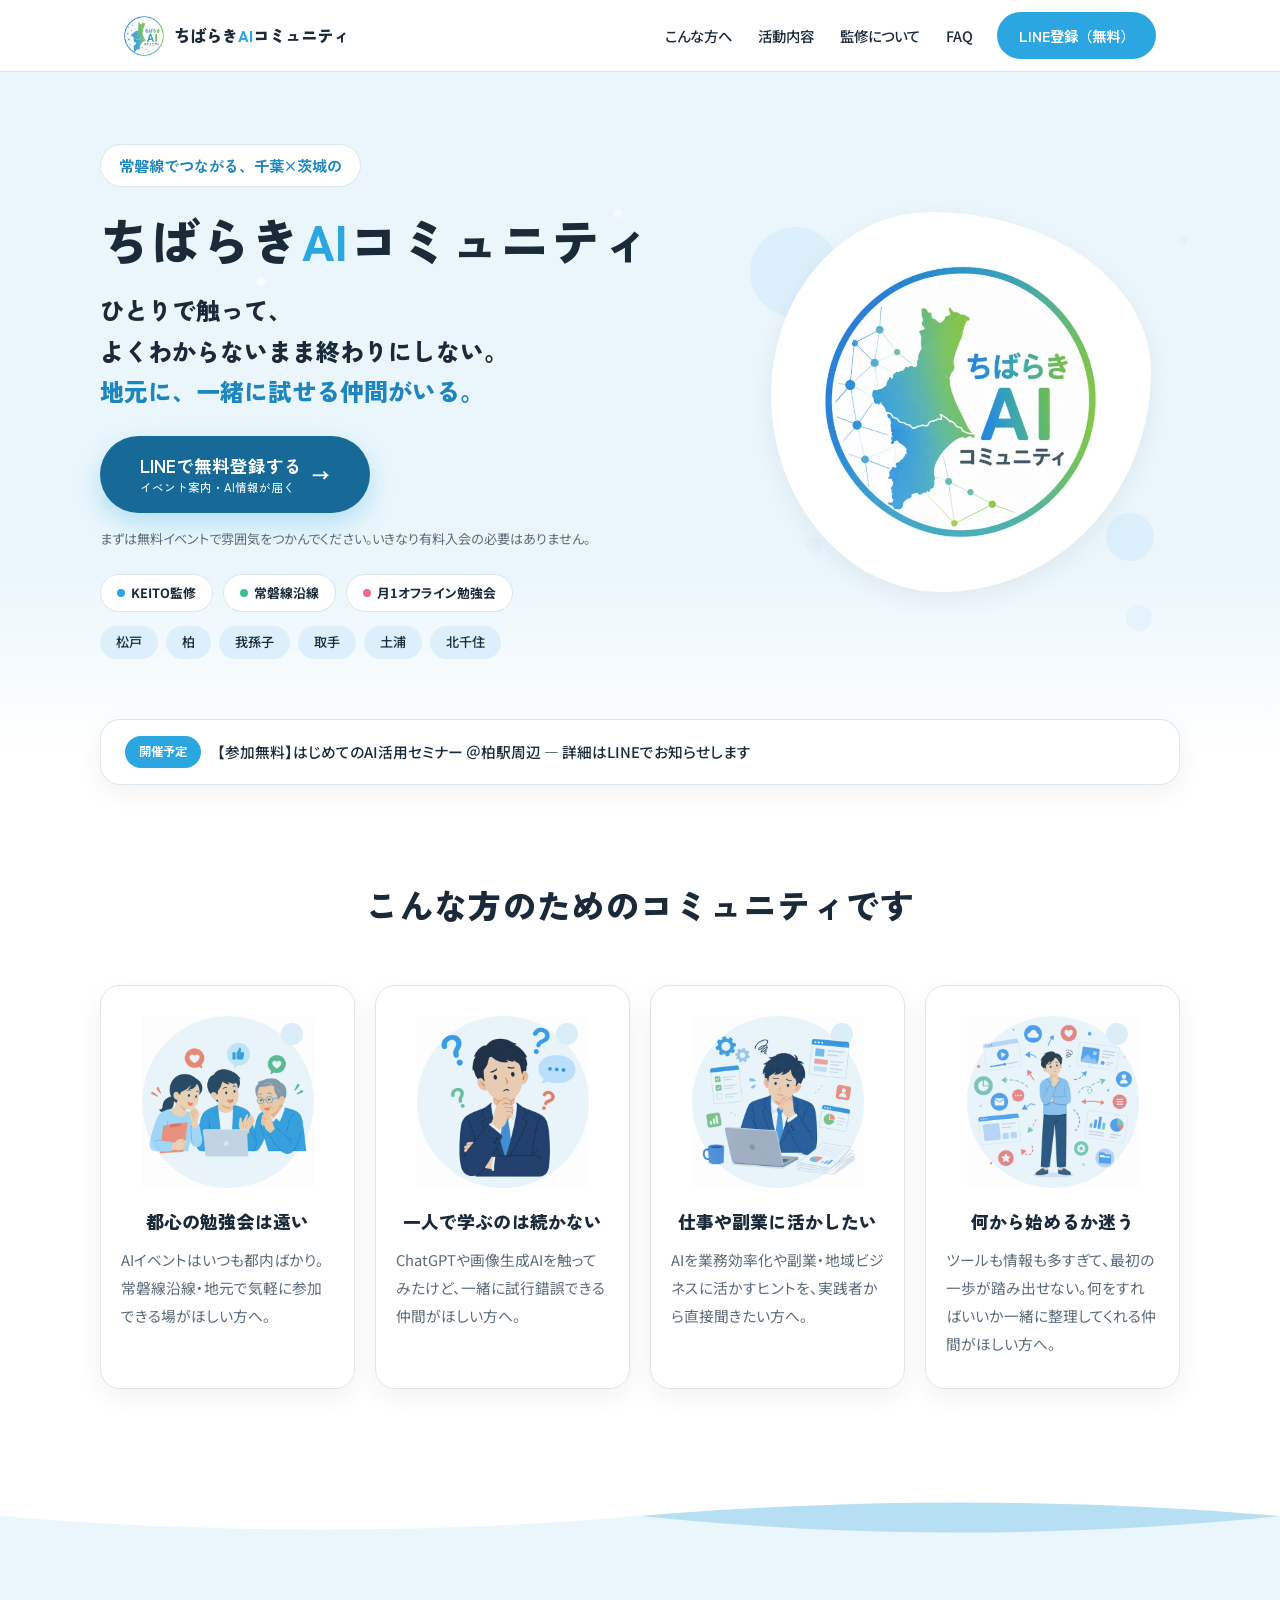
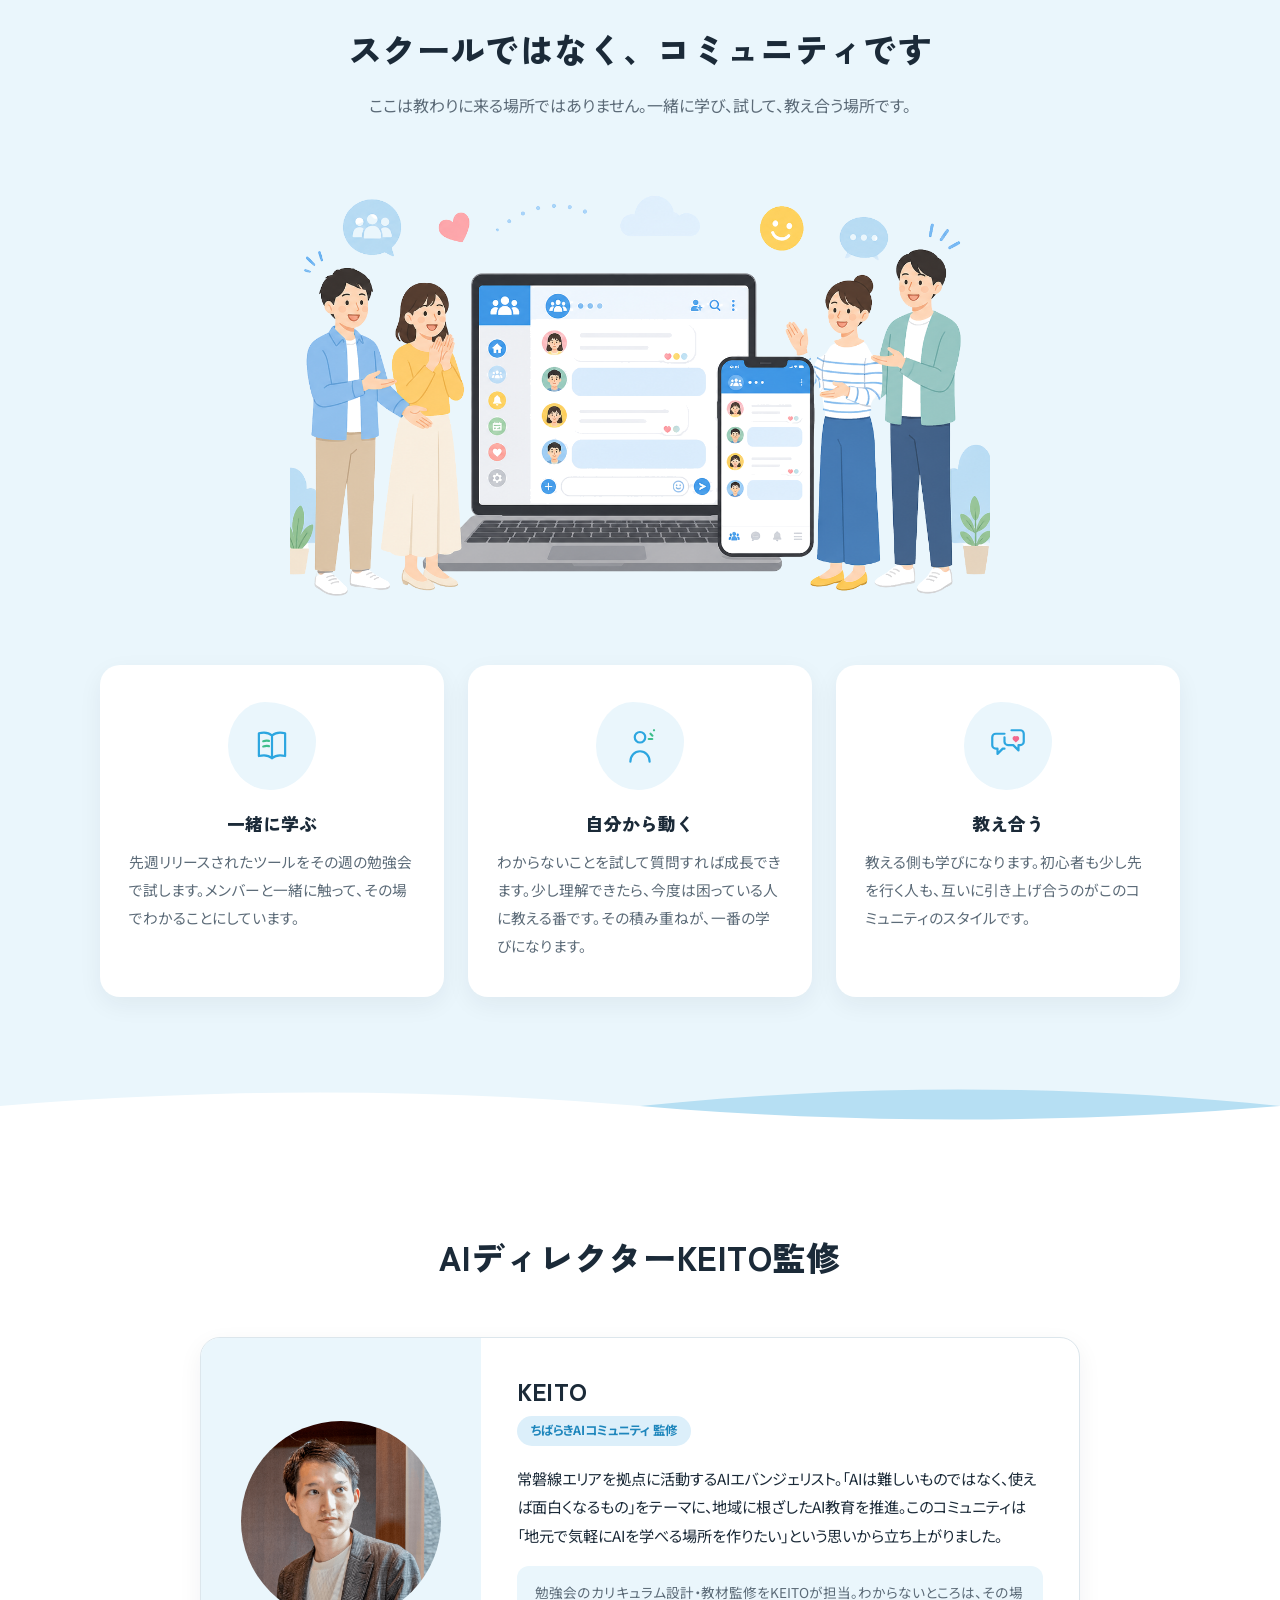
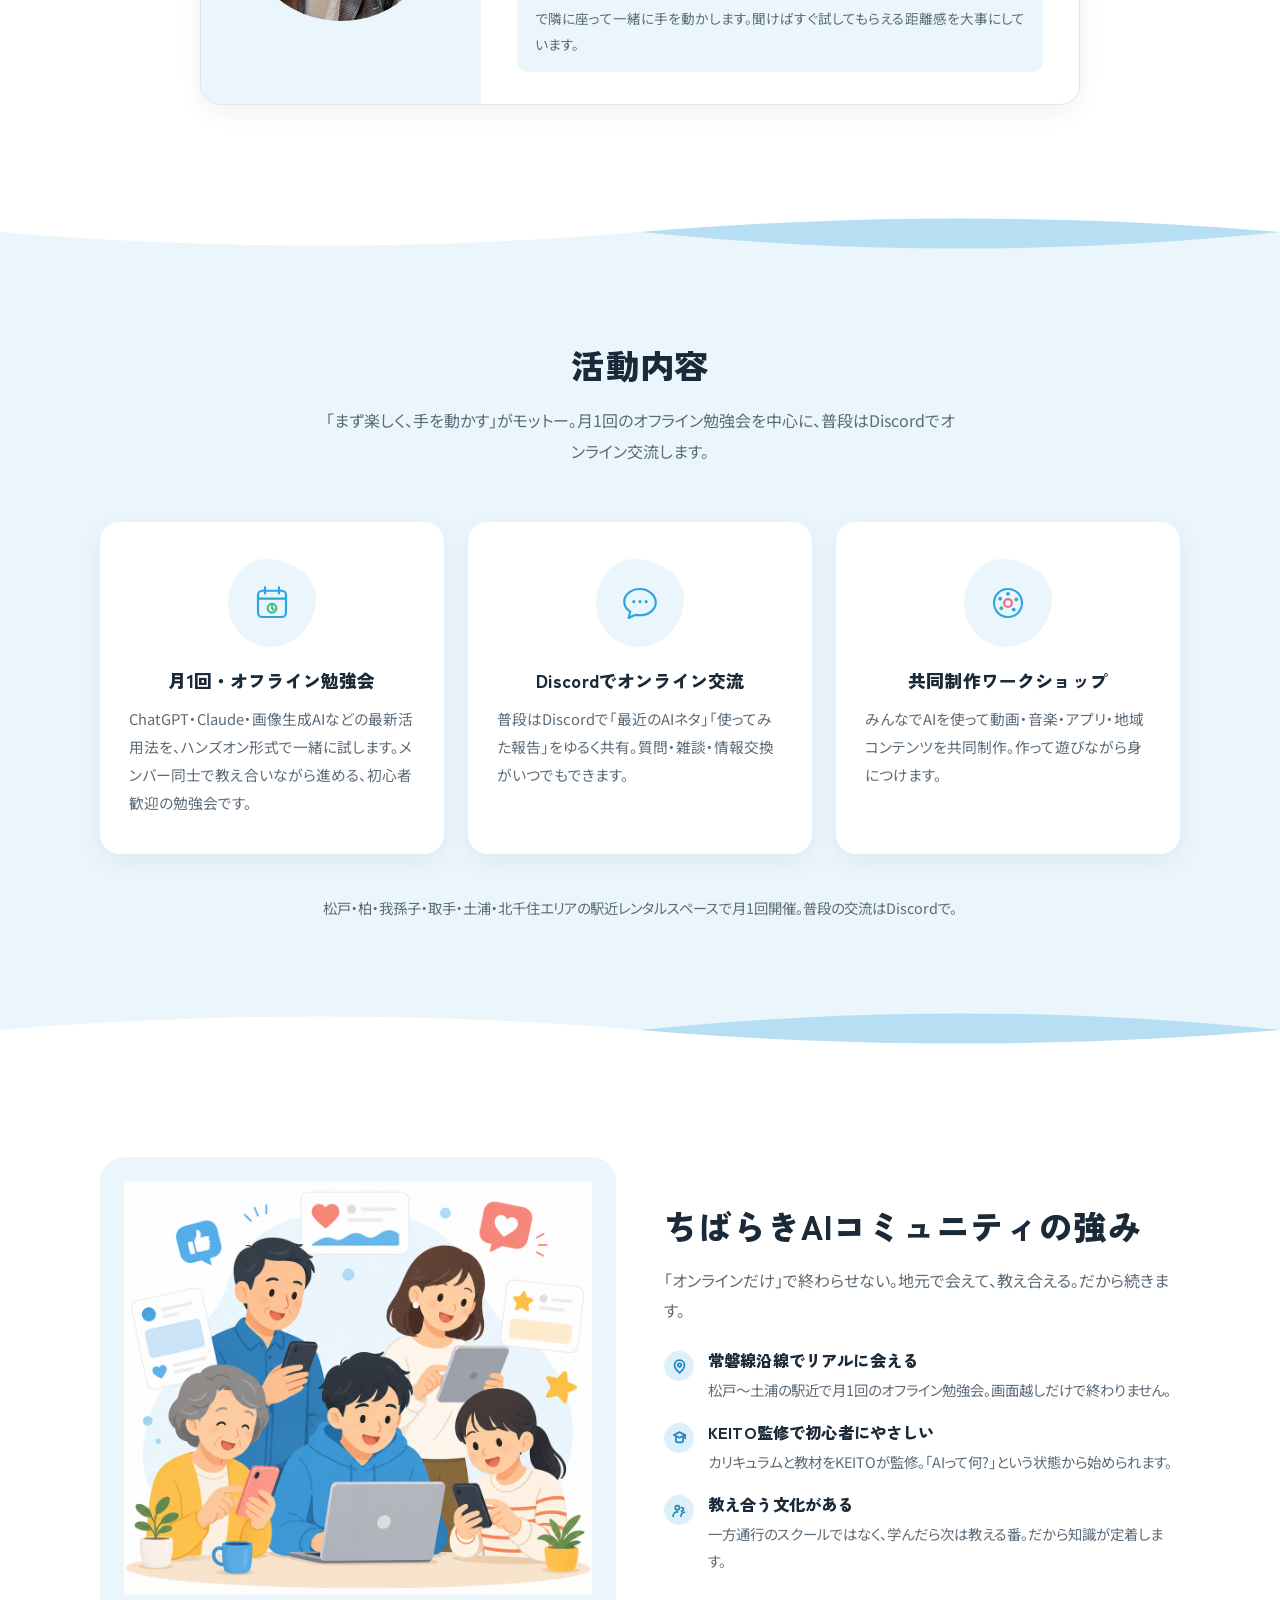
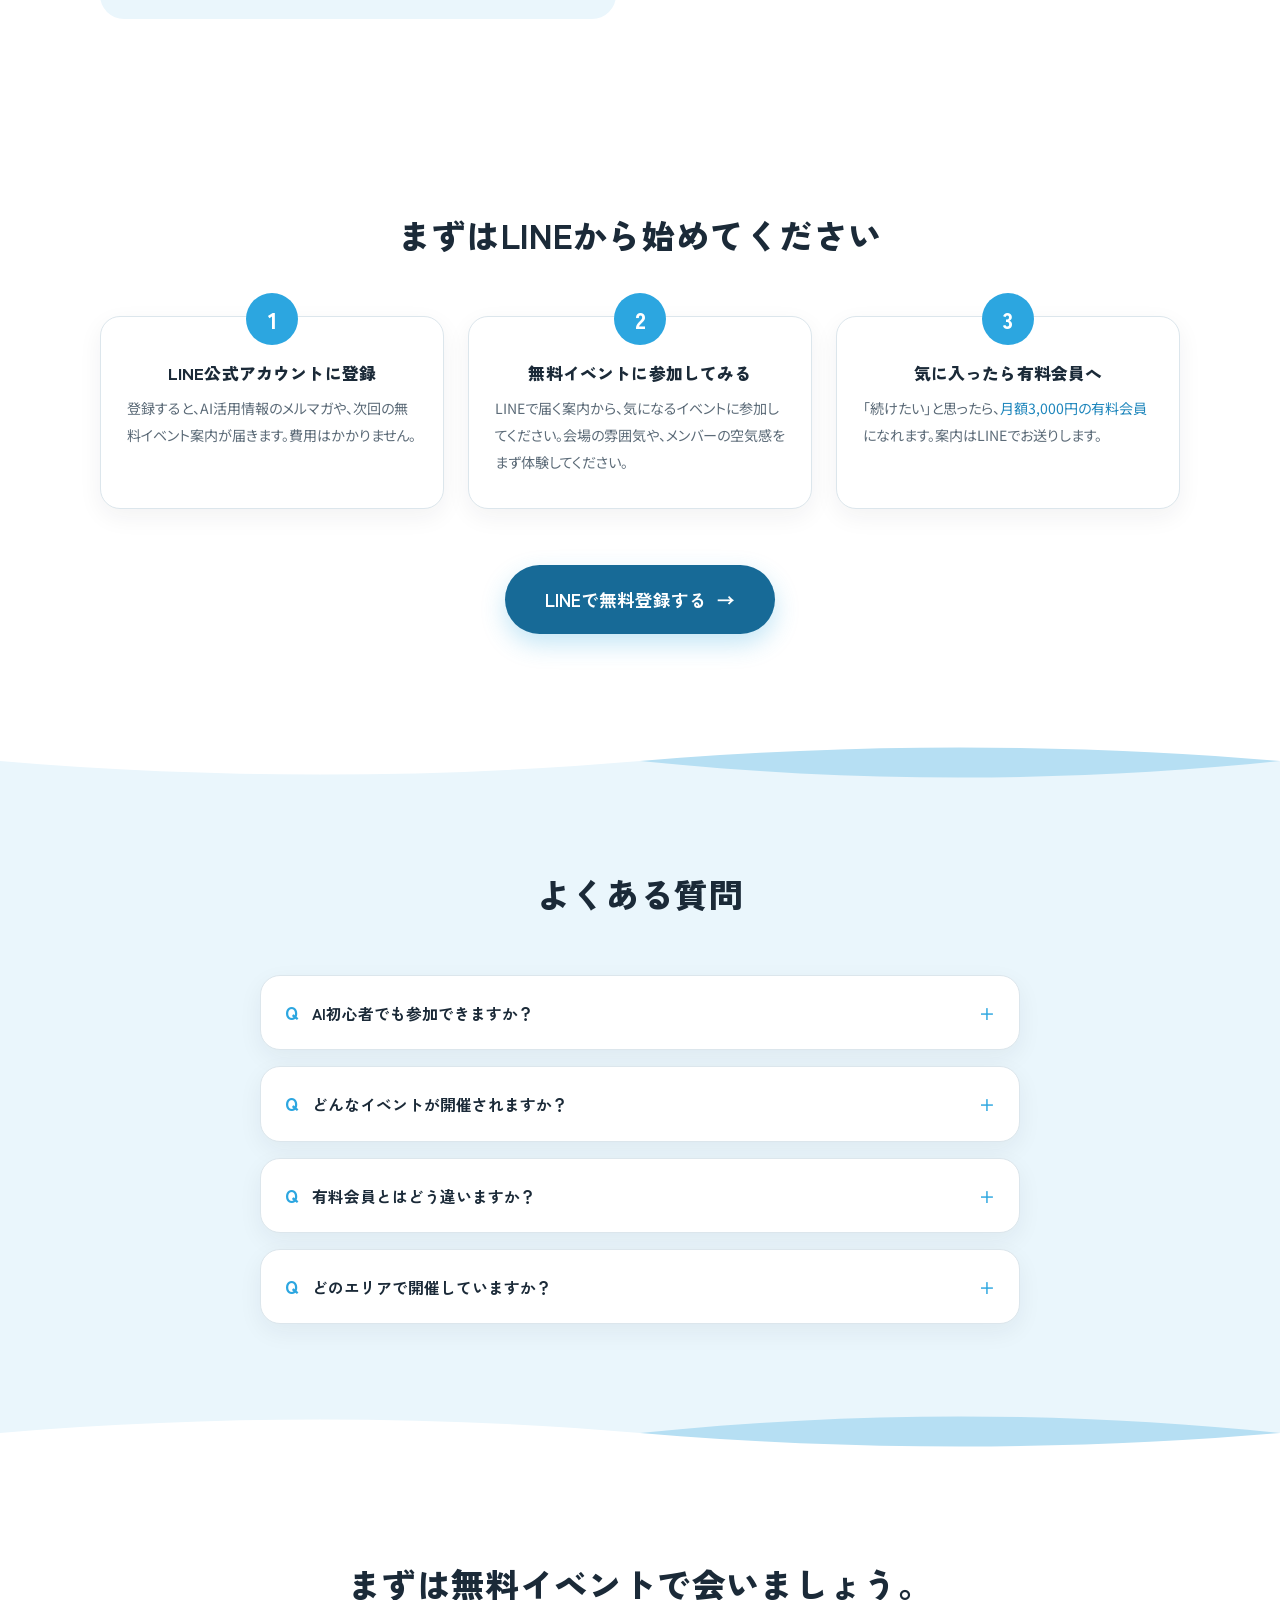
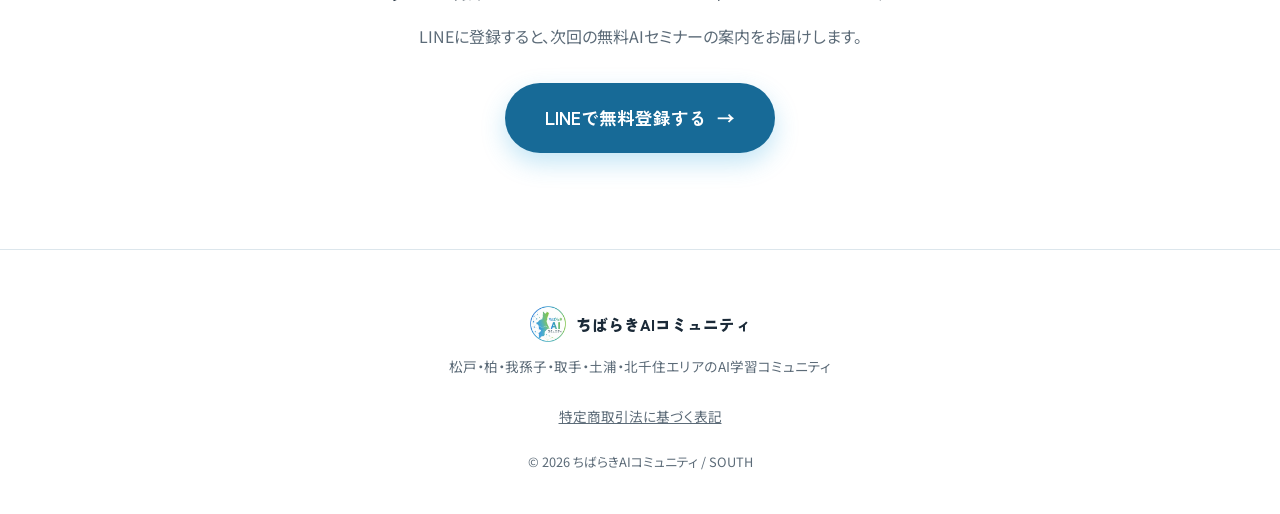
<file: index.html>
<!DOCTYPE html>
<html lang="ja">
<head>
  <meta charset="UTF-8">
  <meta name="viewport" content="width=device-width, initial-scale=1.0">
  <title>ちばらきAIコミュニティ｜千葉×茨城・常磐線沿線のAI学習コミュニティ</title>
  <meta name="description" content="松戸・柏・我孫子・取手・土浦・北千住エリアで活動する、オフライン交流重視のAIコミュニティ。KEITOさん監修。まずはLINEでイベント情報を受け取ってください。">
  <meta property="og:title" content="ちばらきAIコミュニティ">
  <meta property="og:description" content="松戸・柏・我孫子・取手・土浦・北千住エリアで活動する、オフライン交流重視のAIコミュニティ。KEITOさん監修。">
  <meta property="og:type" content="website">
  <meta property="og:image" content="assets/logo.png">
  <link rel="icon" type="image/png" href="assets/favicon.png">
  <link rel="apple-touch-icon" href="assets/apple-touch-icon.png">
  <link rel="preconnect" href="https://fonts.googleapis.com">
  <link rel="preconnect" href="https://fonts.gstatic.com" crossorigin>
  <link href="https://fonts.googleapis.com/css2?family=Zen+Kaku+Gothic+New:wght@700;900&family=Noto+Sans+JP:wght@400;500;700&display=swap" rel="stylesheet">
  <link rel="stylesheet" href="style.css">
</head>
<body>

  <header class="site-header">
    <div class="header-inner">
      <a href="index.html" class="brand">
        <img src="assets/logo.webp" alt="ちばらきAIコミュニティ ロゴ" class="brand-logo">
        <span class="brand-name">ちばらき<span class="brand-ai">AI</span>コミュニティ</span>
      </a>
      <nav class="global-nav" aria-label="グローバルナビゲーション">
        <ul>
          <li><a href="#audience">こんな方へ</a></li>
          <li><a href="#activities">活動内容</a></li>
          <li><a href="#keito">監修について</a></li>
          <li><a href="#faq">FAQ</a></li>
        </ul>
      </nav>
      <a href="https://lin.ee/UhTqLIS" class="btn btn-header" target="_blank" rel="noopener noreferrer">LINE登録（無料）</a>
    </div>
  </header>

  <!-- ヒーロー -->
  <section class="hero">
    <div class="hero-particles" aria-hidden="true">
      <span class="p p1"></span>
      <span class="p p2"></span>
      <span class="p p3"></span>
      <span class="p p4"></span>
      <span class="p p5"></span>
      <span class="p p6"></span>
      <span class="p p7"></span>
      <span class="p p8"></span>
    </div>
    <div class="hero-inner">
      <div class="hero-text">
        <p class="hero-eyebrow">常磐線でつながる、千葉×茨城の</p>
        <h1 class="hero-title">ちばらき<span class="brand-ai">AI</span>コミュニティ</h1>
        <p class="hero-statement">ひとりで触って、<br>よくわからないまま終わりにしない。<br><span class="statement-strong">地元に、一緒に試せる仲間がいる。</span></p>
        <div class="hero-cta-area">
          <a href="https://lin.ee/UhTqLIS" class="btn btn-primary" target="_blank" rel="noopener noreferrer">
            <span class="btn-inner">
              <span>LINEで無料登録する</span>
              <span class="btn-sub">イベント案内・AI情報が届く</span>
            </span>
            <span class="btn-arrow" aria-hidden="true">→</span>
          </a>
          <p class="hero-note">まずは無料イベントで雰囲気をつかんでください。いきなり有料入会の必要はありません。</p>
        </div>
        <div class="trust-badges" aria-label="コミュニティの特徴">
          <span class="trust-badge"><span class="dot" aria-hidden="true"></span>KEITO監修</span>
          <span class="trust-badge"><span class="dot green" aria-hidden="true"></span>常磐線沿線</span>
          <span class="trust-badge"><span class="dot pink" aria-hidden="true"></span>月1オフライン勉強会</span>
        </div>
        <div class="area-chips" aria-label="活動エリア">
          <span class="area-chip">松戸</span>
          <span class="area-chip">柏</span>
          <span class="area-chip">我孫子</span>
          <span class="area-chip">取手</span>
          <span class="area-chip">土浦</span>
          <span class="area-chip">北千住</span>
        </div>
      </div>
      <div class="hero-visual" aria-hidden="true">
        <div class="hero-blob">
          <img src="assets/logo.webp" alt="">
        </div>
      </div>
    </div>
  </section>

  <!-- お知らせバー -->
  <div class="news-bar">
    <div class="news-bar-inner">
      <span class="news-tag">開催予定</span>
      <p class="news-text">【参加無料】はじめてのAI活用セミナー ＠柏駅周辺 — 詳細はLINEでお知らせします</p>
    </div>
  </div>

  <!-- こんな方へ -->
  <section class="section" id="audience">
    <div class="section-inner">
      <h2 class="section-title reveal">こんな方のためのコミュニティです</h2>
      <div class="card-grid cols-4">
        <div class="card card--illus reveal">
          <div class="kadai-figure" aria-hidden="true">
            <img src="assets/illust/kadai-3.png" alt="">
          </div>
          <h3>都心の勉強会は遠い</h3>
          <p>AIイベントはいつも都内ばかり。常磐線沿線・地元で気軽に参加できる場がほしい方へ。</p>
        </div>
        <div class="card card--illus reveal">
          <div class="kadai-figure" aria-hidden="true">
            <img src="assets/illust/kadai-1.png" alt="">
          </div>
          <h3>一人で学ぶのは続かない</h3>
          <p>ChatGPTや画像生成AIを触ってみたけど、一緒に試行錯誤できる仲間がほしい方へ。</p>
        </div>
        <div class="card card--illus reveal">
          <div class="kadai-figure" aria-hidden="true">
            <img src="assets/illust/kadai-2.png" alt="">
          </div>
          <h3>仕事や副業に活かしたい</h3>
          <p>AIを業務効率化や副業・地域ビジネスに活かすヒントを、実践者から直接聞きたい方へ。</p>
        </div>
        <div class="card card--illus reveal">
          <div class="kadai-figure" aria-hidden="true">
            <img src="assets/illust/kadai-4.png" alt="">
          </div>
          <h3>何から始めるか迷う</h3>
          <p>ツールも情報も多すぎて、最初の一歩が踏み出せない。何をすればいいか一緒に整理してくれる仲間がほしい方へ。</p>
        </div>
      </div>
    </div>
  </section>

  <!-- コンセプト -->
  <section class="section sec-sky has-curve-top has-curve-bottom" id="concept">
    <div class="curve curve-top" aria-hidden="true">
      <svg class="wave-back" viewBox="0 0 2880 64" preserveAspectRatio="none"><path d="M0,0 L2880,0 L2880,32 C2640,54 2400,54 2160,32 C1920,10 1680,10 1440,32 C1200,54 960,54 720,32 C480,10 240,10 0,32 Z" fill="#B6DFF3"/></svg><svg class="wave-front" viewBox="0 0 2880 64" preserveAspectRatio="none"><path d="M0,0 L2880,0 L2880,32 C2640,14 2400,14 2160,32 C1920,50 1680,50 1440,32 C1200,14 960,14 720,32 C480,50 240,50 0,32 Z" fill="#FFFFFF"/></svg>
    </div>
    <div class="section-inner">
      <h2 class="section-title reveal">スクールではなく、コミュニティです</h2>
      <p class="section-lead reveal">ここは教わりに来る場所ではありません。一緒に学び、試して、教え合う場所です。</p>
      <div class="concept-device reveal">
        <img src="assets/illust/hero-devices.png" alt="オンラインのDiscordとオフラインの勉強会で、仲間と一緒にAIを学び合うイメージ">
      </div>
      <div class="card-grid">
        <div class="card reveal">
          <div class="card-blob" aria-hidden="true">
            <svg viewBox="0 0 48 48" fill="none" stroke="#2CA6E0" stroke-width="2.5" stroke-linecap="round" stroke-linejoin="round">
              <path d="M24 12c-4-3.5-9.5-4-15-2.5v26C14.5 34 20 34.5 24 38c4-3.5 9.5-4 15-2.5v-26C33.5 8 28 8.5 24 12Z"/>
              <path d="M24 12v26"/>
              <path d="M14 18.5c2.3-.6 4.6-.7 6.5-.3M14 24.5c2.3-.6 4.6-.7 6.5-.3" stroke="#3DBE8B"/>
            </svg>
          </div>
          <h3>一緒に学ぶ</h3>
          <p>先週リリースされたツールをその週の勉強会で試します。メンバーと一緒に触って、その場でわかることにしています。</p>
        </div>
        <div class="card reveal">
          <div class="card-blob" aria-hidden="true">
            <svg viewBox="0 0 48 48" fill="none" stroke="#2CA6E0" stroke-width="2.5" stroke-linecap="round" stroke-linejoin="round">
              <circle cx="24" cy="14" r="6"/>
              <path d="M13 42c0-7 4.9-12 11-12s11 5 11 12"/>
              <path d="M36 10l2.2 2.2M40 6l.01.01" stroke="#3DBE8B"/>
              <path d="M34 16h4" stroke="#3DBE8B"/>
            </svg>
          </div>
          <h3>自分から動く</h3>
          <p>わからないことを試して質問すれば成長できます。少し理解できたら、今度は困っている人に教える番です。その積み重ねが、一番の学びになります。</p>
        </div>
        <div class="card reveal">
          <div class="card-blob" aria-hidden="true">
            <svg viewBox="0 0 48 48" fill="none" stroke="#2CA6E0" stroke-width="2.5" stroke-linecap="round" stroke-linejoin="round">
              <path d="M20 10h-10a4 4 0 0 0-4 4v9a4 4 0 0 0 4 4h2v6l6-6h2"/>
              <path d="M28 6h10a4 4 0 0 1 4 4v9a4 4 0 0 1-4 4h-2v6l-6-6h-6a4 4 0 0 1-4-4v-5"/>
              <path d="M31 12.5c1-1.1 2.7-1.1 3.6 0 .9 1 .9 2.6 0 3.6L31.5 19l-3.1-2.9c-.9-1-.9-2.6 0-3.6 1-1.1 2.6-1.1 3.6 0Z" fill="#F2698E" stroke="none" transform="translate(1.5 1)"/>
            </svg>
          </div>
          <h3>教え合う</h3>
          <p>教える側も学びになります。初心者も少し先を行く人も、互いに引き上げ合うのがこのコミュニティのスタイルです。</p>
        </div>
      </div>
    </div>
    <div class="curve curve-bottom" aria-hidden="true">
      <svg class="wave-back" viewBox="0 0 2880 64" preserveAspectRatio="none"><path d="M0,64 L2880,64 L2880,32 C2640,10 2400,10 2160,32 C1920,54 1680,54 1440,32 C1200,10 960,10 720,32 C480,54 240,54 0,32 Z" fill="#B6DFF3"/></svg><svg class="wave-front" viewBox="0 0 2880 64" preserveAspectRatio="none"><path d="M0,64 L2880,64 L2880,32 C2640,50 2400,50 2160,32 C1920,14 1680,14 1440,32 C1200,50 960,50 720,32 C480,14 240,14 0,32 Z" fill="#FFFFFF"/></svg>
    </div>
  </section>

  <!-- 監修 -->
  <section class="section" id="keito">
    <div class="section-inner">
      <h2 class="section-title reveal">AIディレクターKEITO監修</h2>
      <div class="trust-card reveal">
        <div class="trust-card-photo">
          <img src="assets/keito.png" alt="KEITOさんの写真">
        </div>
        <div class="trust-card-body">
          <h3 class="trust-card-name">KEITO</h3>
          <span class="trust-card-role">ちばらきAIコミュニティ 監修</span>
          <p class="trust-card-bio">常磐線エリアを拠点に活動するAIエバンジェリスト。「AIは難しいものではなく、使えば面白くなるもの」をテーマに、地域に根ざしたAI教育を推進。このコミュニティは「地元で気軽にAIを学べる場所を作りたい」という思いから立ち上がりました。</p>
          <p class="trust-card-note">勉強会のカリキュラム設計・教材監修をKEITOが担当。わからないところは、その場で隣に座って一緒に手を動かします。聞けばすぐ試してもらえる距離感を大事にしています。</p>
        </div>
      </div>
    </div>
  </section>

  <!-- 活動内容 -->
  <section class="section sec-sky has-curve-top has-curve-bottom" id="activities">
    <div class="curve curve-top" aria-hidden="true">
      <svg class="wave-back" viewBox="0 0 2880 64" preserveAspectRatio="none"><path d="M0,0 L2880,0 L2880,32 C2640,54 2400,54 2160,32 C1920,10 1680,10 1440,32 C1200,54 960,54 720,32 C480,10 240,10 0,32 Z" fill="#B6DFF3"/></svg><svg class="wave-front" viewBox="0 0 2880 64" preserveAspectRatio="none"><path d="M0,0 L2880,0 L2880,32 C2640,14 2400,14 2160,32 C1920,50 1680,50 1440,32 C1200,14 960,14 720,32 C480,50 240,50 0,32 Z" fill="#FFFFFF"/></svg>
    </div>
    <div class="section-inner">
      <h2 class="section-title reveal">活動内容</h2>
      <p class="section-lead reveal">「まず楽しく、手を動かす」がモットー。月1回のオフライン勉強会を中心に、普段はDiscordでオンライン交流します。</p>
      <div class="card-grid">
        <div class="card reveal">
          <div class="card-blob" aria-hidden="true">
            <svg viewBox="0 0 48 48" fill="none" stroke="#2CA6E0" stroke-width="2.5" stroke-linecap="round" stroke-linejoin="round">
              <rect x="8" y="10" width="32" height="30" rx="5"/>
              <path d="M8 19h32"/>
              <path d="M16 6v7M32 6v7"/>
              <circle cx="24" cy="30" r="5" stroke="#3DBE8B"/>
              <path d="M24 27.5v2.5l1.8 1.5" stroke="#3DBE8B"/>
            </svg>
          </div>
          <h3>月1回・オフライン勉強会</h3>
          <p>ChatGPT・Claude・画像生成AIなどの最新活用法を、ハンズオン形式で一緒に試します。メンバー同士で教え合いながら進める、初心者歓迎の勉強会です。</p>
        </div>
        <div class="card reveal">
          <div class="card-blob" aria-hidden="true">
            <svg viewBox="0 0 48 48" fill="none" stroke="#2CA6E0" stroke-width="2.5" stroke-linecap="round" stroke-linejoin="round">
              <path d="M24 8c-9.9 0-18 6.5-18 14.5 0 4.6 2.7 8.7 6.9 11.3L11 41l8-3.5c1.6.3 3.3.5 5 .5 9.9 0 18-6.5 18-14.5S33.9 8 24 8Z"/>
              <circle cx="17" cy="22.5" r="1.8" fill="#2CA6E0" stroke="none"/>
              <circle cx="24" cy="22.5" r="1.8" fill="#2CA6E0" stroke="none"/>
              <circle cx="31" cy="22.5" r="1.8" fill="#2CA6E0" stroke="none"/>
            </svg>
          </div>
          <h3>Discordでオンライン交流</h3>
          <p>普段はDiscordで「最近のAIネタ」「使ってみた報告」をゆるく共有。質問・雑談・情報交換がいつでもできます。</p>
        </div>
        <div class="card reveal">
          <div class="card-blob" aria-hidden="true">
            <svg viewBox="0 0 48 48" fill="none" stroke="#2CA6E0" stroke-width="2.5" stroke-linecap="round" stroke-linejoin="round">
              <circle cx="24" cy="24" r="16"/>
              <circle cx="24" cy="24" r="4.5" stroke="#F2698E"/>
              <circle cx="24" cy="13.5" r="2.2" fill="#2CA6E0" stroke="none"/>
              <circle cx="33.5" cy="20" r="2.2" fill="#3DBE8B" stroke="none"/>
              <circle cx="30.5" cy="31.5" r="2.2" fill="#2CA6E0" stroke="none"/>
              <circle cx="16.5" cy="30" r="2.2" fill="#3DBE8B" stroke="none"/>
              <circle cx="15" cy="19" r="2.2" fill="#2CA6E0" stroke="none"/>
            </svg>
          </div>
          <h3>共同制作ワークショップ</h3>
          <p>みんなでAIを使って動画・音楽・アプリ・地域コンテンツを共同制作。作って遊びながら身につけます。</p>
        </div>
      </div>
      <p class="grid-note reveal">松戸・柏・我孫子・取手・土浦・北千住エリアの駅近レンタルスペースで月1回開催。普段の交流はDiscordで。</p>
    </div>
    <div class="curve curve-bottom" aria-hidden="true">
      <svg class="wave-back" viewBox="0 0 2880 64" preserveAspectRatio="none"><path d="M0,64 L2880,64 L2880,32 C2640,10 2400,10 2160,32 C1920,54 1680,54 1440,32 C1200,10 960,10 720,32 C480,54 240,54 0,32 Z" fill="#B6DFF3"/></svg><svg class="wave-front" viewBox="0 0 2880 64" preserveAspectRatio="none"><path d="M0,64 L2880,64 L2880,32 C2640,50 2400,50 2160,32 C1920,14 1680,14 1440,32 C1200,50 960,50 720,32 C480,14 240,14 0,32 Z" fill="#FFFFFF"/></svg>
    </div>
  </section>

  <!-- ②左大イラスト＋右テキスト：ちばらきAIの強み -->
  <section class="section strength-section">
    <div class="section-inner">
      <div class="strength-grid">
        <div class="strength-visual reveal">
          <img src="assets/illust/strength-group.png" alt="スマホ・PC・タブレットを使いながら、世代を超えて交流するちばらきAIコミュニティのメンバー">
        </div>
        <div class="strength-body reveal">
          <h2 class="section-title">ちばらきAIコミュニティの強み</h2>
          <p class="strength-lead">「オンラインだけ」で終わらせない。地元で会えて、教え合える。だから続きます。</p>
          <ul class="strength-list">
            <li>
              <span class="strength-ic" aria-hidden="true">
                <svg viewBox="0 0 24 24" fill="none" stroke="#1E86BC" stroke-width="2.4" stroke-linecap="round" stroke-linejoin="round"><path d="M12 21s-7-5.5-7-11a7 7 0 0 1 14 0c0 5.5-7 11-7 11Z"/><circle cx="12" cy="10" r="2.4"/></svg>
              </span>
              <div>
                <h3>常磐線沿線でリアルに会える</h3>
                <p>松戸〜土浦の駅近で月1回のオフライン勉強会。画面越しだけで終わりません。</p>
              </div>
            </li>
            <li>
              <span class="strength-ic" aria-hidden="true">
                <svg viewBox="0 0 24 24" fill="none" stroke="#1E86BC" stroke-width="2.4" stroke-linecap="round" stroke-linejoin="round"><path d="M4 7l8-4 8 4-8 4-8-4Z"/><path d="M7 9.5V15c0 1.4 2.2 2.5 5 2.5s5-1.1 5-2.5V9.5"/><path d="M20 7v5"/></svg>
              </span>
              <div>
                <h3>KEITO監修で初心者にやさしい</h3>
                <p>カリキュラムと教材をKEITOが監修。「AIって何?」という状態から始められます。</p>
              </div>
            </li>
            <li>
              <span class="strength-ic" aria-hidden="true">
                <svg viewBox="0 0 24 24" fill="none" stroke="#1E86BC" stroke-width="2.4" stroke-linecap="round" stroke-linejoin="round"><path d="M9 11a3 3 0 1 0 0-6 3 3 0 0 0 0 6Z"/><path d="M3 20c0-3.3 2.7-6 6-6"/><path d="M15 13a2.6 2.6 0 1 0 0-5.2"/><path d="M14 20c0-2.8 2-5 5-5.5"/></svg>
              </span>
              <div>
                <h3>教え合う文化がある</h3>
                <p>一方通行のスクールではなく、学んだら次は教える番。だから知識が定着します。</p>
              </div>
            </li>
          </ul>
        </div>
      </div>
    </div>
  </section>

  <!-- ステップ -->
  <section class="section" id="steps">
    <div class="section-inner">
      <h2 class="section-title reveal">まずはLINEから始めてください</h2>
      <div class="step-list">
        <div class="step-item reveal">
          <span class="step-num" aria-hidden="true">1</span>
          <h3>LINE公式アカウントに登録</h3>
          <p>登録すると、AI活用情報のメルマガや、次回の無料イベント案内が届きます。費用はかかりません。</p>
        </div>
        <div class="step-item reveal">
          <span class="step-num" aria-hidden="true">2</span>
          <h3>無料イベントに参加してみる</h3>
          <p>LINEで届く案内から、気になるイベントに参加してください。会場の雰囲気や、メンバーの空気感をまず体験してください。</p>
        </div>
        <div class="step-item reveal">
          <span class="step-num" aria-hidden="true">3</span>
          <h3>気に入ったら有料会員へ</h3>
          <p>「続けたい」と思ったら、<a href="membership.html">月額3,000円の有料会員</a>になれます。案内はLINEでお送りします。</p>
        </div>
      </div>
      <div class="step-cta reveal">
        <a href="https://lin.ee/UhTqLIS" class="btn btn-primary" target="_blank" rel="noopener noreferrer">LINEで無料登録する <span class="btn-arrow" aria-hidden="true">→</span></a>
      </div>
    </div>
  </section>

  <!-- FAQ -->
  <section class="section sec-sky has-curve-top has-curve-bottom" id="faq">
    <div class="curve curve-top" aria-hidden="true">
      <svg class="wave-back" viewBox="0 0 2880 64" preserveAspectRatio="none"><path d="M0,0 L2880,0 L2880,32 C2640,54 2400,54 2160,32 C1920,10 1680,10 1440,32 C1200,54 960,54 720,32 C480,10 240,10 0,32 Z" fill="#B6DFF3"/></svg><svg class="wave-front" viewBox="0 0 2880 64" preserveAspectRatio="none"><path d="M0,0 L2880,0 L2880,32 C2640,14 2400,14 2160,32 C1920,50 1680,50 1440,32 C1200,14 960,14 720,32 C480,50 240,50 0,32 Z" fill="#FFFFFF"/></svg>
    </div>
    <div class="section-inner">
      <h2 class="section-title reveal">よくある質問</h2>
      <div class="faq-list">
        <details class="faq-item reveal">
          <summary><span class="faq-q">Q</span>AI初心者でも参加できますか？<span class="faq-toggle" aria-hidden="true">＋</span></summary>
          <p class="faq-a">参加できます。「AIって何？」という状態から来た人が一番多いです。その場で一緒に触るので、知識ゼロでも大丈夫。</p>
        </details>
        <details class="faq-item reveal">
          <summary><span class="faq-q">Q</span>どんなイベントが開催されますか？<span class="faq-toggle" aria-hidden="true">＋</span></summary>
          <p class="faq-a">月1回のオフライン勉強会を開催しています。普段はDiscordでオンライン交流します。直近の開催情報はLINEでお知らせします。</p>
        </details>
        <details class="faq-item reveal">
          <summary><span class="faq-q">Q</span>有料会員とはどう違いますか？<span class="faq-toggle" aria-hidden="true">＋</span></summary>
          <p class="faq-a">LINE登録（無料）はイベント情報とAIメルマガを受け取れます。有料会員（月額3,000円）は月1回オフライン勉強会・Discord・アーカイブが使えます。案内はLINEでお送りします。</p>
        </details>
        <details class="faq-item reveal">
          <summary><span class="faq-q">Q</span>どのエリアで開催していますか？<span class="faq-toggle" aria-hidden="true">＋</span></summary>
          <p class="faq-a">松戸・柏・我孫子・取手・土浦・北千住エリアの駅近会場を中心に開催しています。このエリアに通勤・通学・在住の方が主な対象です。</p>
        </details>
      </div>
    </div>
    <div class="curve curve-bottom" aria-hidden="true">
      <svg class="wave-back" viewBox="0 0 2880 64" preserveAspectRatio="none"><path d="M0,64 L2880,64 L2880,32 C2640,10 2400,10 2160,32 C1920,54 1680,54 1440,32 C1200,10 960,10 720,32 C480,54 240,54 0,32 Z" fill="#B6DFF3"/></svg><svg class="wave-front" viewBox="0 0 2880 64" preserveAspectRatio="none"><path d="M0,64 L2880,64 L2880,32 C2640,50 2400,50 2160,32 C1920,14 1680,14 1440,32 C1200,50 960,50 720,32 C480,14 240,14 0,32 Z" fill="#FFFFFF"/></svg>
    </div>
  </section>

  <!-- 最終CTA -->
  <section class="section final-cta" id="join">
    <div class="section-inner narrow">
      <h2 class="section-title reveal">まずは無料イベントで会いましょう。</h2>
      <p class="reveal">LINEに登録すると、次回の無料AIセミナーの案内をお届けします。</p>
      <div class="reveal">
        <a href="https://lin.ee/UhTqLIS" class="btn btn-primary" target="_blank" rel="noopener noreferrer">LINEで無料登録する <span class="btn-arrow" aria-hidden="true">→</span></a>
      </div>
    </div>
  </section>

  <footer class="site-footer">
    <div class="footer-inner">
      <div class="footer-brand">
        <img src="assets/logo.webp" alt="">
        <span>ちばらきAIコミュニティ</span>
      </div>
      <p class="footer-area">松戸・柏・我孫子・取手・土浦・北千住エリアのAI学習コミュニティ</p>
      <p class="footer-links"><a href="tokushoho.html">特定商取引法に基づく表記</a></p>
      <p class="copyright">&copy; 2026 ちばらきAIコミュニティ / SOUTH</p>
    </div>
  </footer>

  <script>
    (function () {
      var els = document.querySelectorAll('.reveal');
      if (window.matchMedia('(prefers-reduced-motion: reduce)').matches || !('IntersectionObserver' in window)) {
        els.forEach(function (el) { el.classList.add('in'); });
        return;
      }
      var io = new IntersectionObserver(function (entries) {
        entries.forEach(function (e) {
          if (e.isIntersecting) { e.target.classList.add('in'); io.unobserve(e.target); }
        });
      }, { threshold: 0.12 });
      els.forEach(function (el) { io.observe(el); });
    })();
  </script>

</body>
</html>
</file>
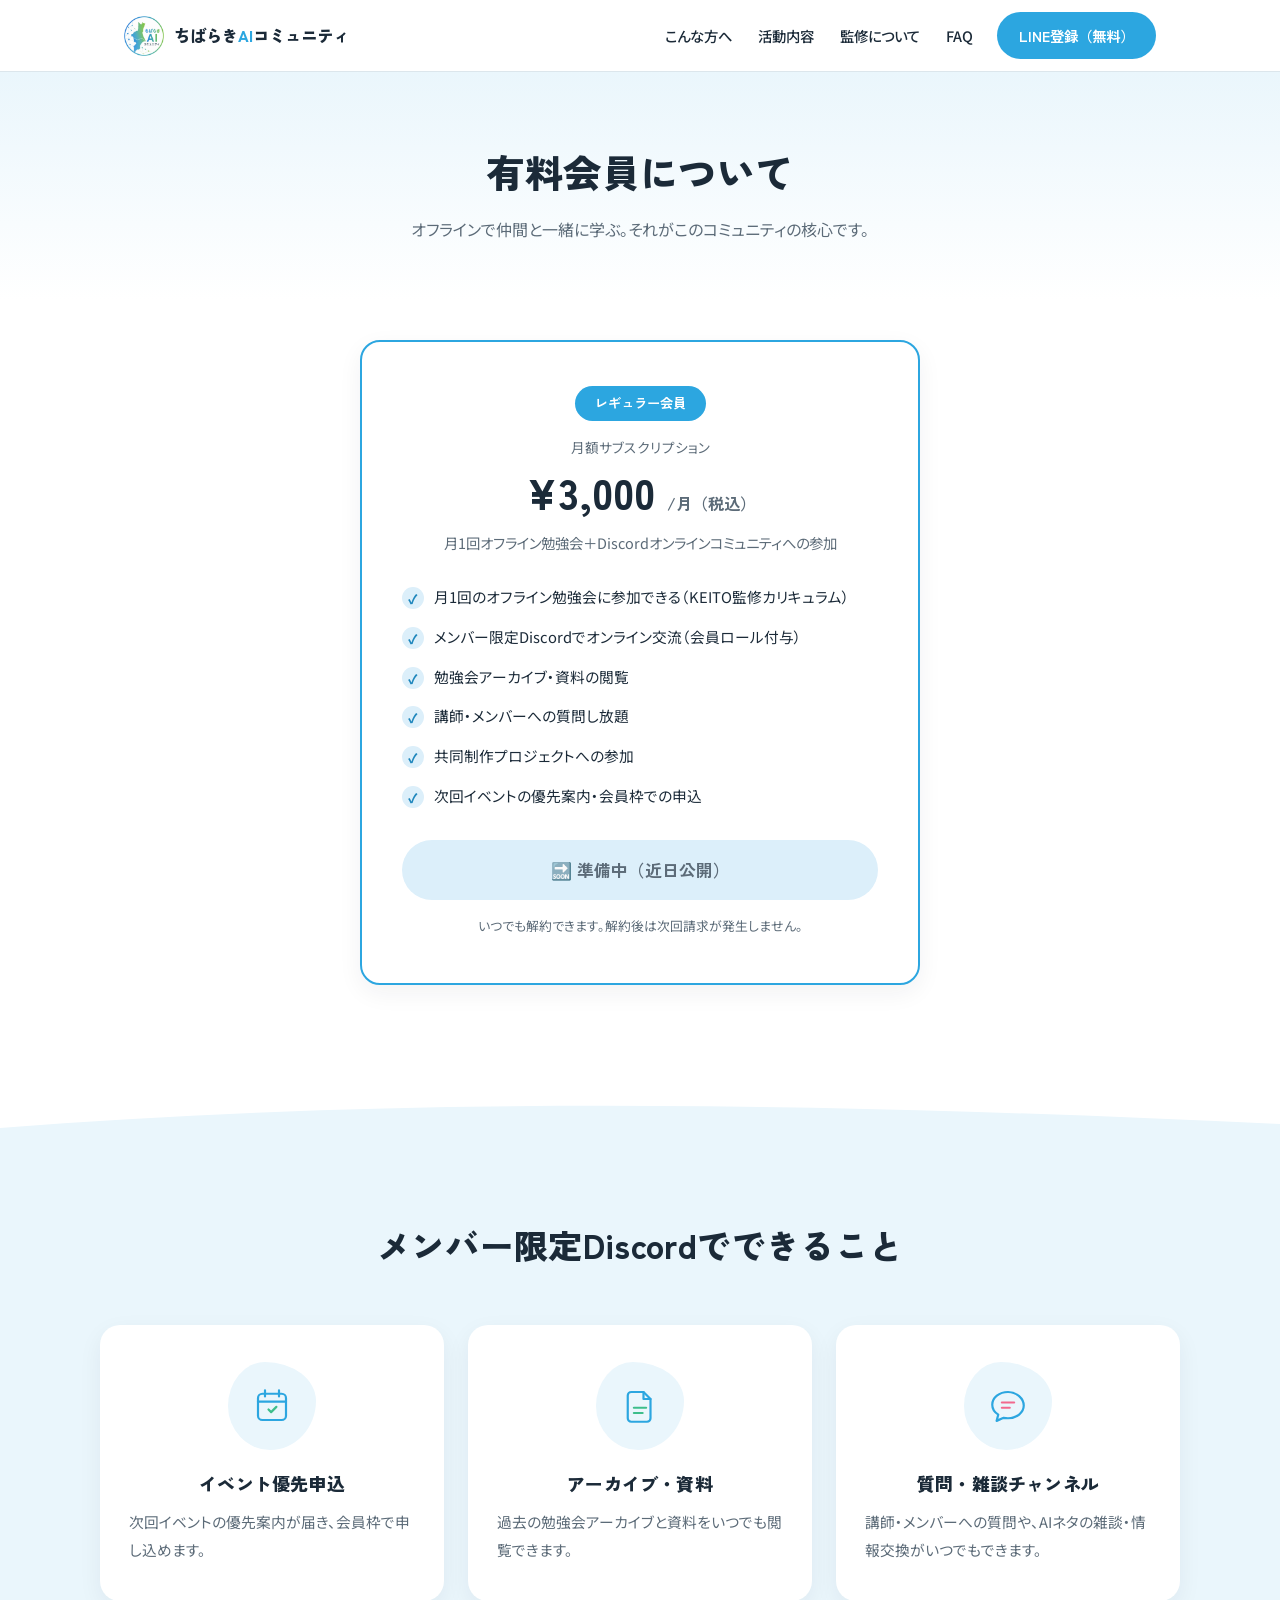
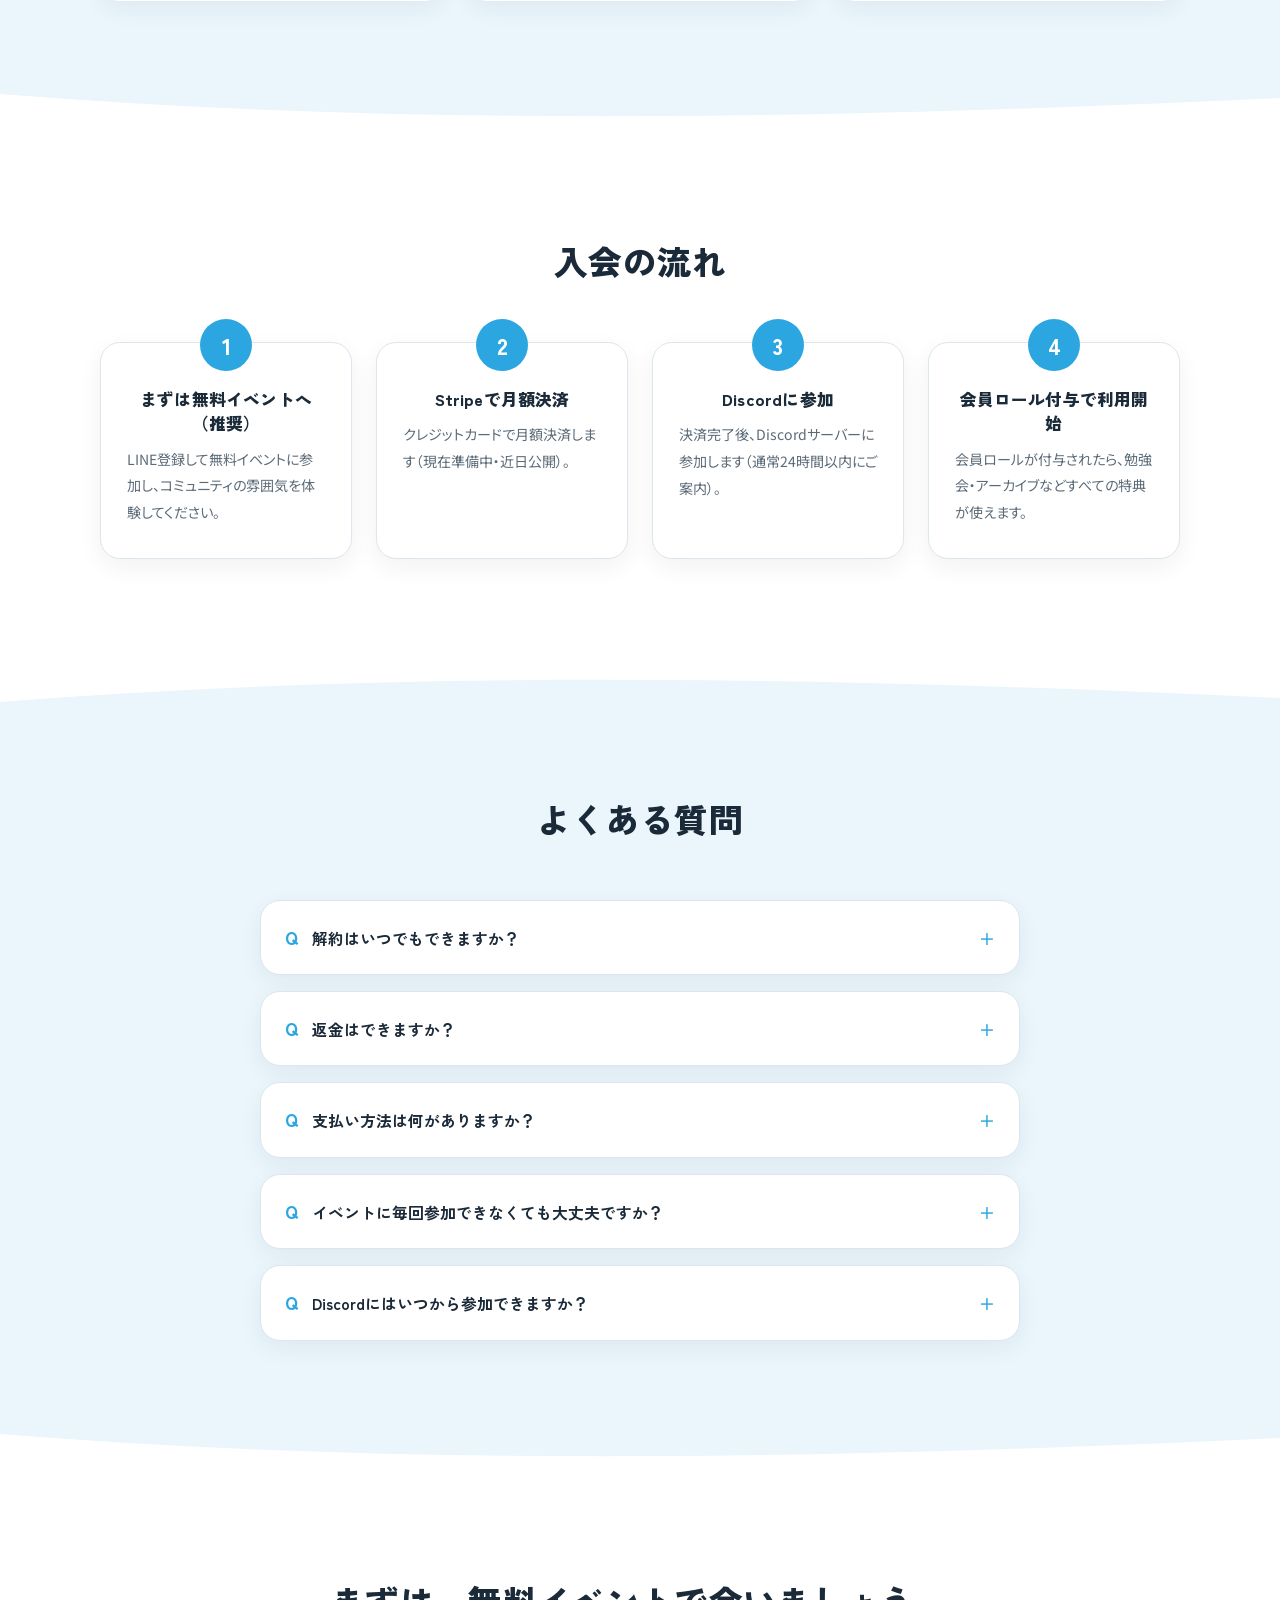
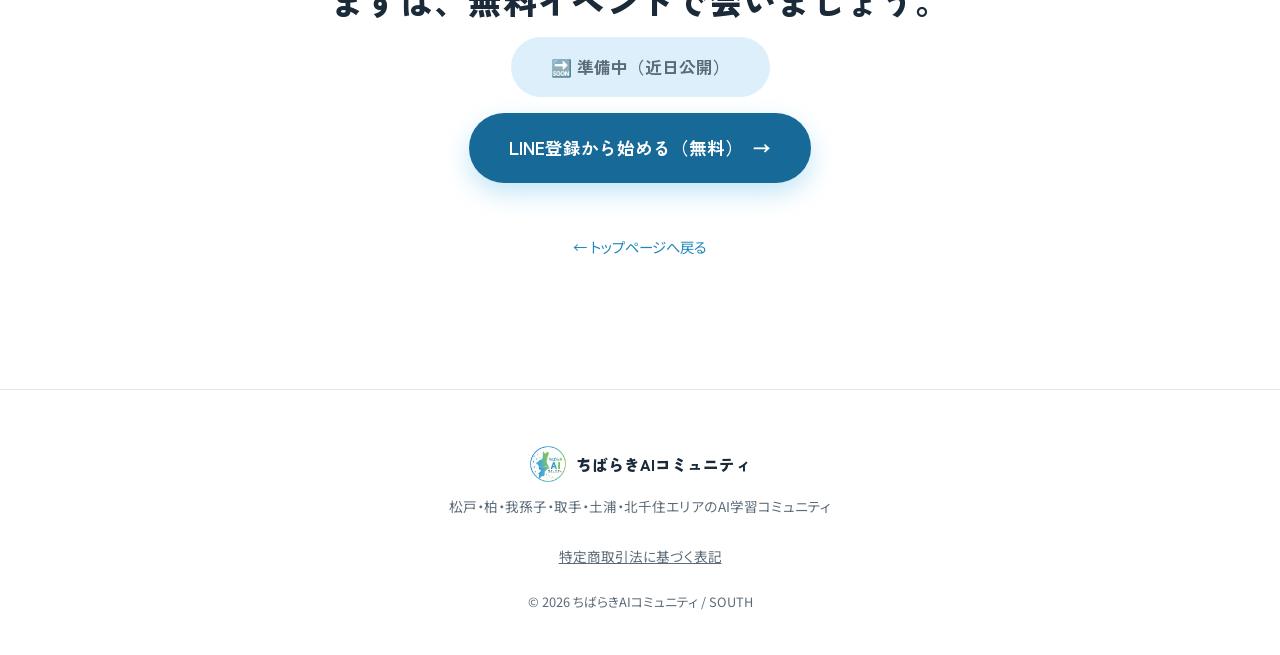
<file: membership.html>
<!DOCTYPE html>
<html lang="ja">
<head>
  <meta charset="UTF-8">
  <meta name="viewport" content="width=device-width, initial-scale=1.0">
  <title>有料会員について｜ちばらきAIコミュニティ</title>
  <meta name="robots" content="noindex">
  <meta name="description" content="ちばらきAIコミュニティの有料会員（月額3,000円・税込）について。月1回のオフライン勉強会とDiscordオンラインコミュニティ。">
  <link rel="icon" type="image/png" href="assets/favicon.png">
  <link rel="apple-touch-icon" href="assets/apple-touch-icon.png">
  <link rel="preconnect" href="https://fonts.googleapis.com">
  <link rel="preconnect" href="https://fonts.gstatic.com" crossorigin>
  <link href="https://fonts.googleapis.com/css2?family=Zen+Kaku+Gothic+New:wght@700;900&family=Noto+Sans+JP:wght@400;500;700&display=swap" rel="stylesheet">
  <link rel="stylesheet" href="style.css">
</head>
<body>

  <header class="site-header">
    <div class="header-inner">
      <a href="index.html" class="brand">
        <img src="assets/logo.webp" alt="ちばらきAIコミュニティ ロゴ" class="brand-logo">
        <span class="brand-name">ちばらき<span class="brand-ai">AI</span>コミュニティ</span>
      </a>
      <nav class="global-nav" aria-label="グローバルナビゲーション">
        <ul>
          <li><a href="index.html#audience">こんな方へ</a></li>
          <li><a href="index.html#activities">活動内容</a></li>
          <li><a href="index.html#keito">監修について</a></li>
          <li><a href="index.html#faq">FAQ</a></li>
        </ul>
      </nav>
      <a href="https://lin.ee/UhTqLIS" class="btn btn-header" target="_blank" rel="noopener noreferrer">LINE登録（無料）</a>
    </div>
  </header>

  <!-- ページヒーロー -->
  <section class="page-hero">
    <h1>有料会員について</h1>
    <p>オフラインで仲間と一緒に学ぶ。それがこのコミュニティの核心です。</p>
  </section>

  <!-- 価格カード -->
  <section class="section" style="padding-top:40px;">
    <div class="section-inner">
      <div class="price-card reveal">
        <span class="price-badge">レギュラー会員</span>
        <p class="price-type">月額サブスクリプション</p>
        <p class="price-amount">¥3,000 <small>/月（税込）</small></p>
        <p class="price-desc">月1回オフライン勉強会＋Discordオンラインコミュニティへの参加</p>
        <ul class="feature-list">
          <li><span class="feature-check" aria-hidden="true">✓</span>月1回のオフライン勉強会に参加できる（KEITO監修カリキュラム）</li>
          <li><span class="feature-check" aria-hidden="true">✓</span>メンバー限定Discordでオンライン交流（会員ロール付与）</li>
          <li><span class="feature-check" aria-hidden="true">✓</span>勉強会アーカイブ・資料の閲覧</li>
          <li><span class="feature-check" aria-hidden="true">✓</span>講師・メンバーへの質問し放題</li>
          <li><span class="feature-check" aria-hidden="true">✓</span>共同制作プロジェクトへの参加</li>
          <li><span class="feature-check" aria-hidden="true">✓</span>次回イベントの優先案内・会員枠での申込</li>
        </ul>
        <button class="btn btn-disabled btn-block" type="button" disabled aria-disabled="true">🔜 準備中（近日公開）</button>
        <p class="cancel-note">いつでも解約できます。解約後は次回請求が発生しません。</p>
      </div>
    </div>
  </section>

  <!-- Discordでできること -->
  <section class="section sec-sky has-curve-top has-curve-bottom">
    <div class="curve curve-top" aria-hidden="true">
      <svg viewBox="0 0 1440 64" preserveAspectRatio="none"><path d="M0,0 L1440,0 L1440,10 C1200,58 960,64 720,44 C480,24 240,14 0,48 Z" fill="#FFFFFF"/></svg>
    </div>
    <div class="section-inner">
      <h2 class="section-title reveal">メンバー限定Discordでできること</h2>
      <div class="card-grid">
        <div class="card reveal">
          <div class="card-blob" aria-hidden="true">
            <svg viewBox="0 0 48 48" fill="none" stroke="#2CA6E0" stroke-width="2.5" stroke-linecap="round" stroke-linejoin="round">
              <rect x="8" y="10" width="32" height="30" rx="5"/>
              <path d="M8 19h32"/>
              <path d="M16 6v7M32 6v7"/>
              <path d="M20 28l3 3 6-6" stroke="#3DBE8B"/>
            </svg>
          </div>
          <h3>イベント優先申込</h3>
          <p>次回イベントの優先案内が届き、会員枠で申し込めます。</p>
        </div>
        <div class="card reveal">
          <div class="card-blob" aria-hidden="true">
            <svg viewBox="0 0 48 48" fill="none" stroke="#2CA6E0" stroke-width="2.5" stroke-linecap="round" stroke-linejoin="round">
              <path d="M14 8h14l8 8v22a4 4 0 0 1-4 4H14a4 4 0 0 1-4-4V12a4 4 0 0 1 4-4Z"/>
              <path d="M28 8v8h8"/>
              <path d="M17 26h14M17 32h10" stroke="#3DBE8B"/>
            </svg>
          </div>
          <h3>アーカイブ・資料</h3>
          <p>過去の勉強会アーカイブと資料をいつでも閲覧できます。</p>
        </div>
        <div class="card reveal">
          <div class="card-blob" aria-hidden="true">
            <svg viewBox="0 0 48 48" fill="none" stroke="#2CA6E0" stroke-width="2.5" stroke-linecap="round" stroke-linejoin="round">
              <path d="M24 8c-9.9 0-18 6.5-18 14.5 0 4.6 2.7 8.7 6.9 11.3L11 41l8-3.5c1.6.3 3.3.5 5 .5 9.9 0 18-6.5 18-14.5S33.9 8 24 8Z"/>
              <path d="M17 20h14M17 26h9" stroke="#F2698E"/>
            </svg>
          </div>
          <h3>質問・雑談チャンネル</h3>
          <p>講師・メンバーへの質問や、AIネタの雑談・情報交換がいつでもできます。</p>
        </div>
      </div>
    </div>
    <div class="curve curve-bottom" aria-hidden="true">
      <svg viewBox="0 0 1440 64" preserveAspectRatio="none"><path d="M0,64 L1440,64 L1440,54 C1200,6 960,0 720,20 C480,40 240,50 0,16 Z" fill="#FFFFFF"/></svg>
    </div>
  </section>

  <!-- 入会の流れ -->
  <section class="section">
    <div class="section-inner">
      <h2 class="section-title reveal">入会の流れ</h2>
      <div class="step-list cols-4">
        <div class="step-item reveal">
          <span class="step-num" aria-hidden="true">1</span>
          <h3>まずは無料イベントへ（推奨）</h3>
          <p>LINE登録して無料イベントに参加し、コミュニティの雰囲気を体験してください。</p>
        </div>
        <div class="step-item reveal">
          <span class="step-num" aria-hidden="true">2</span>
          <h3>Stripeで月額決済</h3>
          <p>クレジットカードで月額決済します（現在準備中・近日公開）。</p>
        </div>
        <div class="step-item reveal">
          <span class="step-num" aria-hidden="true">3</span>
          <h3>Discordに参加</h3>
          <p>決済完了後、Discordサーバーに参加します（通常24時間以内にご案内）。</p>
        </div>
        <div class="step-item reveal">
          <span class="step-num" aria-hidden="true">4</span>
          <h3>会員ロール付与で利用開始</h3>
          <p>会員ロールが付与されたら、勉強会・アーカイブなどすべての特典が使えます。</p>
        </div>
      </div>
    </div>
  </section>

  <!-- FAQ -->
  <section class="section sec-sky has-curve-top has-curve-bottom">
    <div class="curve curve-top" aria-hidden="true">
      <svg viewBox="0 0 1440 64" preserveAspectRatio="none"><path d="M0,0 L1440,0 L1440,10 C1200,58 960,64 720,44 C480,24 240,14 0,48 Z" fill="#FFFFFF"/></svg>
    </div>
    <div class="section-inner">
      <h2 class="section-title reveal">よくある質問</h2>
      <div class="faq-list">
        <details class="faq-item reveal">
          <summary><span class="faq-q">Q</span>解約はいつでもできますか？<span class="faq-toggle" aria-hidden="true">＋</span></summary>
          <p class="faq-a">はい、Stripeの管理画面からいつでも解約できます。解約後、次回請求は発生しません。日割りによる返金は行っておりません。</p>
        </details>
        <details class="faq-item reveal">
          <summary><span class="faq-q">Q</span>返金はできますか？<span class="faq-toggle" aria-hidden="true">＋</span></summary>
          <p class="faq-a">サービスの性質上、決済完了後の返金はお受けしておりません。</p>
        </details>
        <details class="faq-item reveal">
          <summary><span class="faq-q">Q</span>支払い方法は何がありますか？<span class="faq-toggle" aria-hidden="true">＋</span></summary>
          <p class="faq-a">クレジットカード決済（Stripe）のみとなります。</p>
        </details>
        <details class="faq-item reveal">
          <summary><span class="faq-q">Q</span>イベントに毎回参加できなくても大丈夫ですか？<span class="faq-toggle" aria-hidden="true">＋</span></summary>
          <p class="faq-a">参加は任意です。アーカイブもありますが、このコミュニティの核心はオフラインでの交流です。参加できる月はぜひ会場でお会いしましょう。</p>
        </details>
        <details class="faq-item reveal">
          <summary><span class="faq-q">Q</span>Discordにはいつから参加できますか？<span class="faq-toggle" aria-hidden="true">＋</span></summary>
          <p class="faq-a">決済確認後、通常24時間以内にご参加いただけます。</p>
        </details>
      </div>
    </div>
    <div class="curve curve-bottom" aria-hidden="true">
      <svg viewBox="0 0 1440 64" preserveAspectRatio="none"><path d="M0,64 L1440,64 L1440,54 C1200,6 960,0 720,20 C480,40 240,50 0,16 Z" fill="#FFFFFF"/></svg>
    </div>
  </section>

  <!-- 最終CTA -->
  <section class="section final-cta">
    <div class="section-inner narrow">
      <h2 class="section-title reveal">まずは、無料イベントで会いましょう。</h2>
      <div class="reveal" style="display:grid; gap:16px; justify-items:center;">
        <button class="btn btn-disabled" type="button" disabled aria-disabled="true">🔜 準備中（近日公開）</button>
        <a href="https://lin.ee/UhTqLIS" class="btn btn-primary" target="_blank" rel="noopener noreferrer">LINE登録から始める（無料） <span class="btn-arrow" aria-hidden="true">→</span></a>
      </div>
      <p class="back-link"><a href="index.html">← トップページへ戻る</a></p>
    </div>
  </section>

  <footer class="site-footer">
    <div class="footer-inner">
      <div class="footer-brand">
        <img src="assets/logo.webp" alt="">
        <span>ちばらきAIコミュニティ</span>
      </div>
      <p class="footer-area">松戸・柏・我孫子・取手・土浦・北千住エリアのAI学習コミュニティ</p>
      <p class="footer-links"><a href="tokushoho.html">特定商取引法に基づく表記</a></p>
      <p class="copyright">&copy; 2026 ちばらきAIコミュニティ / SOUTH</p>
    </div>
  </footer>

  <script>
    (function () {
      var els = document.querySelectorAll('.reveal');
      if (window.matchMedia('(prefers-reduced-motion: reduce)').matches || !('IntersectionObserver' in window)) {
        els.forEach(function (el) { el.classList.add('in'); });
        return;
      }
      var io = new IntersectionObserver(function (entries) {
        entries.forEach(function (e) {
          if (e.isIntersecting) { e.target.classList.add('in'); io.unobserve(e.target); }
        });
      }, { threshold: 0.12 });
      els.forEach(function (el) { io.observe(el); });
    })();
  </script>

</body>
</html>
</file>
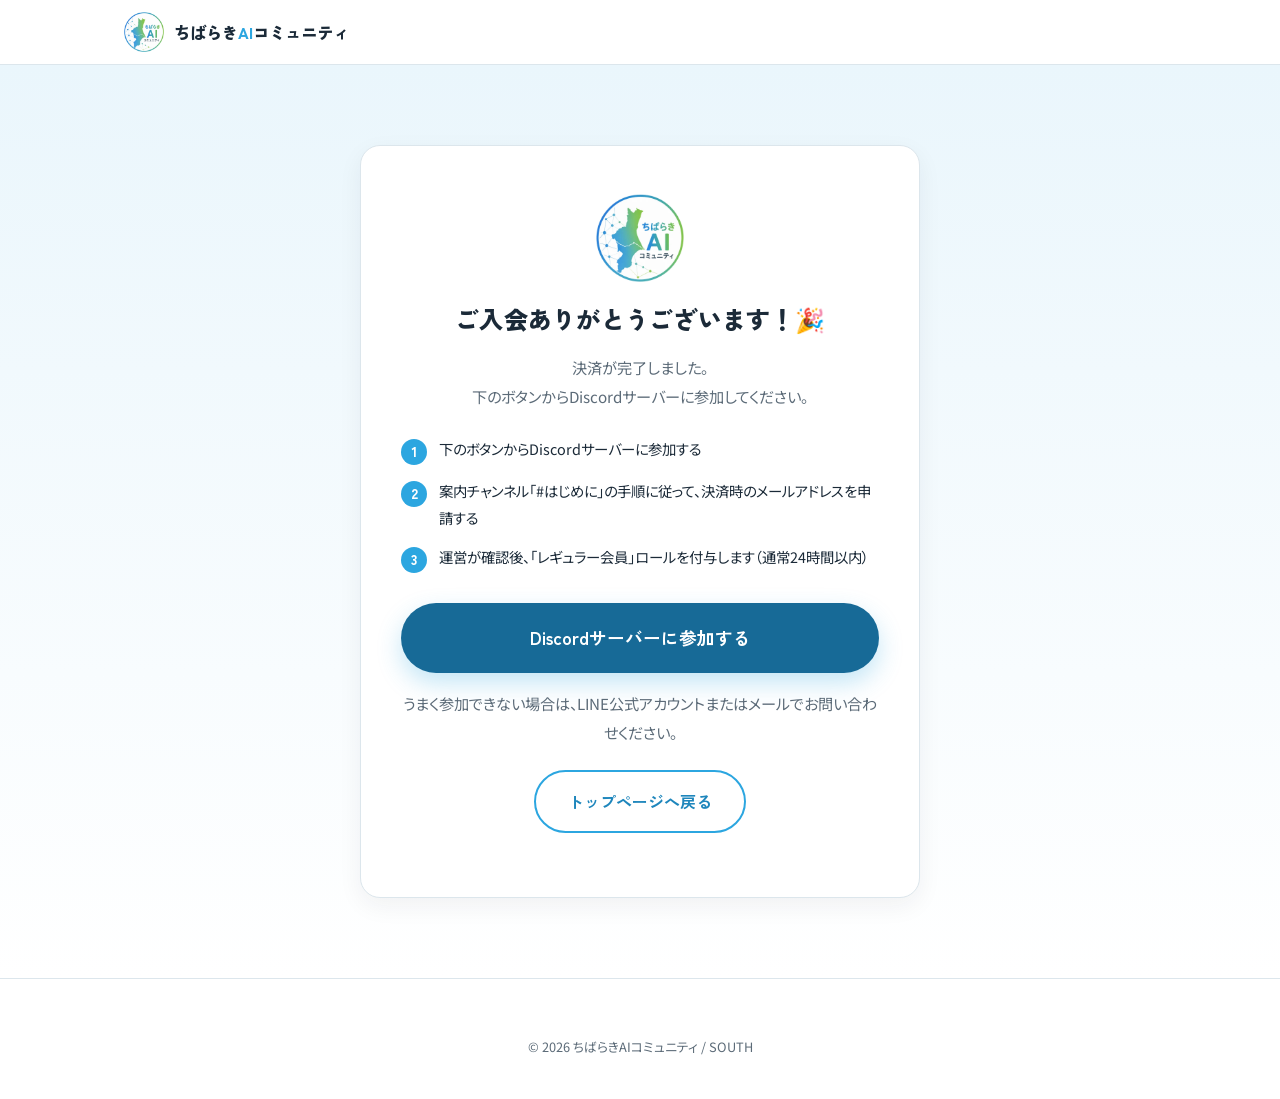
<file: thanks.html>
<!DOCTYPE html>
<html lang="ja">
<head>
  <meta charset="UTF-8">
  <meta name="viewport" content="width=device-width, initial-scale=1.0">
  <title>決済完了｜ちばらきAIコミュニティ</title>
  <meta name="robots" content="noindex">
  <link rel="icon" type="image/png" href="assets/favicon.png">
  <link rel="apple-touch-icon" href="assets/apple-touch-icon.png">
  <link rel="preconnect" href="https://fonts.googleapis.com">
  <link rel="preconnect" href="https://fonts.gstatic.com" crossorigin>
  <link href="https://fonts.googleapis.com/css2?family=Zen+Kaku+Gothic+New:wght@700;900&family=Noto+Sans+JP:wght@400;500;700&display=swap" rel="stylesheet">
  <link rel="stylesheet" href="style.css">
</head>
<body>

  <header class="site-header">
    <div class="header-inner">
      <a href="index.html" class="brand">
        <img src="assets/logo.webp" alt="ちばらきAIコミュニティ ロゴ" class="brand-logo">
        <span class="brand-name">ちばらき<span class="brand-ai">AI</span>コミュニティ</span>
      </a>
    </div>
  </header>

  <main class="thanks-main">
    <div class="thanks-box">
      <img src="assets/logo.webp" alt="" class="thanks-logo">
      <h1>ご入会ありがとうございます！🎉</h1>
      <p>決済が完了しました。<br>下のボタンからDiscordサーバーに参加してください。</p>
      <ol class="thanks-steps">
        <li>下のボタンからDiscordサーバーに参加する</li>
        <li>案内チャンネル「#はじめに」の手順に従って、決済時のメールアドレスを申請する</li>
        <li>運営が確認後、「レギュラー会員」ロールを付与します（通常24時間以内）</li>
      </ol>
      <!-- TODO: Discordサーバーの招待リンクに差し替え（無期限・使用回数無制限で発行） -->
      <a href="https://discord.gg/XXXXXXX" class="btn btn-primary btn-block" target="_blank" rel="noopener noreferrer">Discordサーバーに参加する</a>
      <p class="plan-note">うまく参加できない場合は、LINE公式アカウントまたはメールでお問い合わせください。</p>
      <a href="index.html" class="btn btn-ghost">トップページへ戻る</a>
    </div>
  </main>

  <footer class="site-footer">
    <div class="footer-inner">
      <p class="copyright">&copy; 2026 ちばらきAIコミュニティ / SOUTH</p>
    </div>
  </footer>

</body>
</html>
</file>
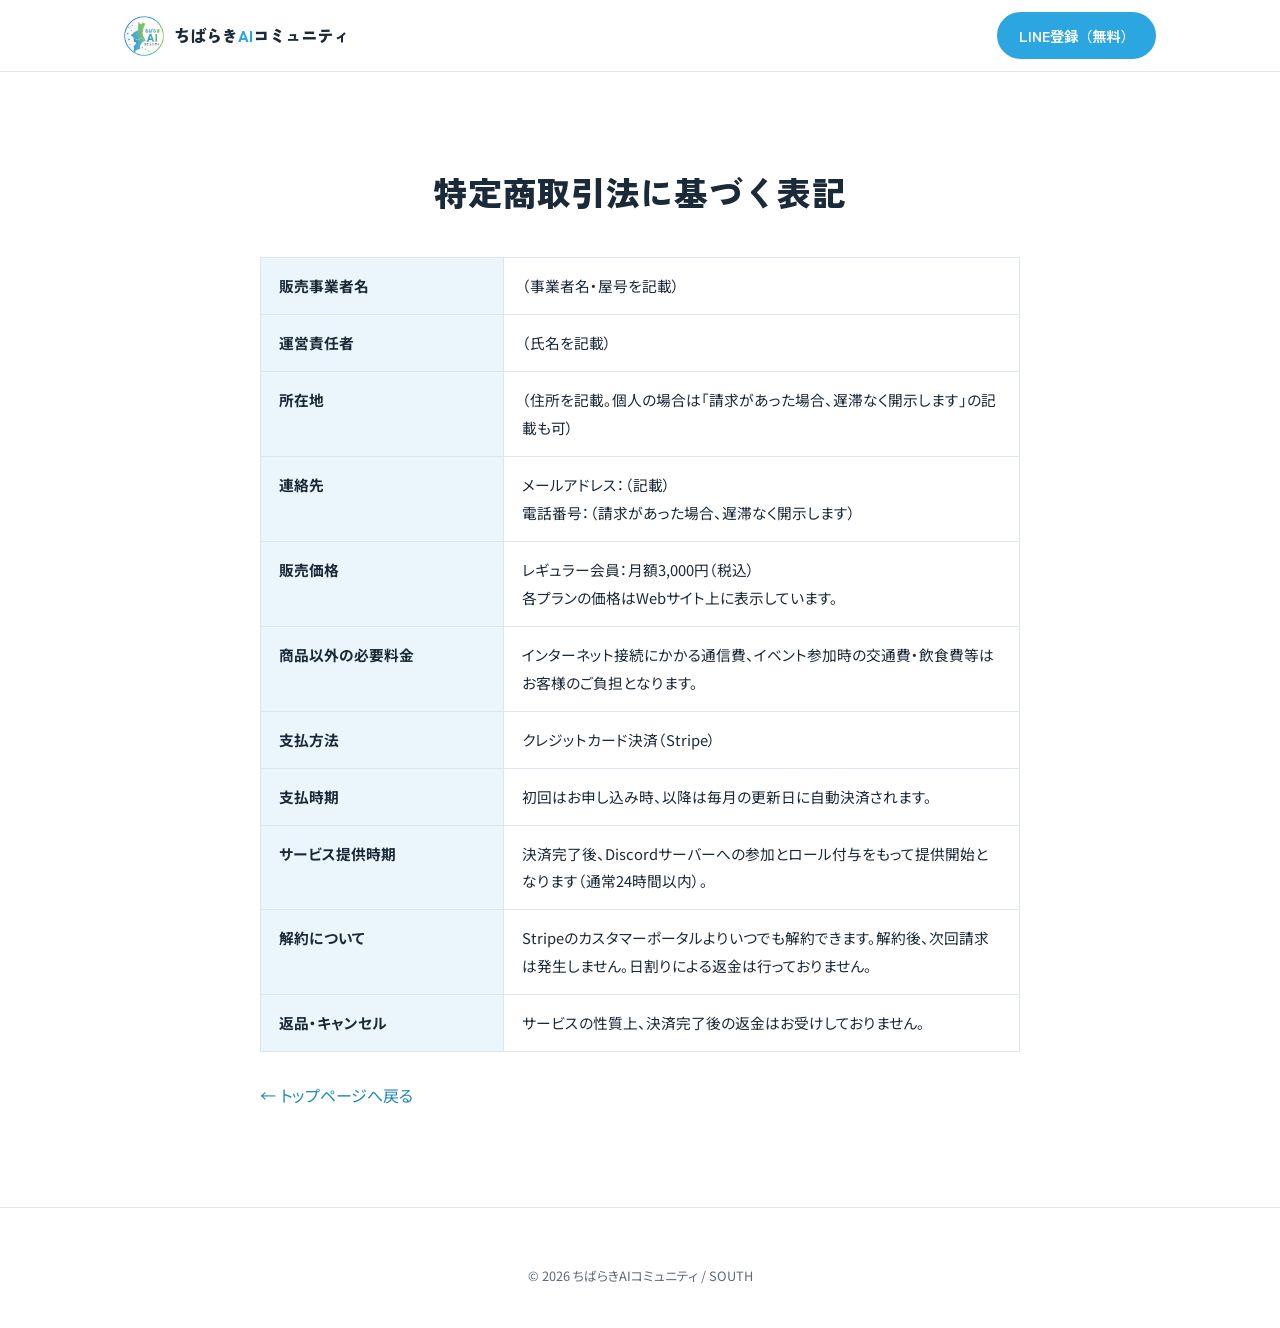
<file: tokushoho.html>
<!DOCTYPE html>
<html lang="ja">
<head>
  <meta charset="UTF-8">
  <meta name="viewport" content="width=device-width, initial-scale=1.0">
  <title>特定商取引法に基づく表記｜ちばらきAIコミュニティ</title>
  <meta name="robots" content="noindex">
  <link rel="icon" type="image/png" href="assets/favicon.png">
  <link rel="apple-touch-icon" href="assets/apple-touch-icon.png">
  <link rel="preconnect" href="https://fonts.googleapis.com">
  <link rel="preconnect" href="https://fonts.gstatic.com" crossorigin>
  <link href="https://fonts.googleapis.com/css2?family=Zen+Kaku+Gothic+New:wght@700;900&family=Noto+Sans+JP:wght@400;500;700&display=swap" rel="stylesheet">
  <link rel="stylesheet" href="style.css">
</head>
<body>

  <header class="site-header">
    <div class="header-inner">
      <a href="index.html" class="brand">
        <img src="assets/logo.webp" alt="ちばらきAIコミュニティ ロゴ" class="brand-logo">
        <span class="brand-name">ちばらき<span class="brand-ai">AI</span>コミュニティ</span>
      </a>
      <a href="https://lin.ee/UhTqLIS" class="btn btn-header" target="_blank" rel="noopener noreferrer" style="margin-left:auto;">LINE登録（無料）</a>
    </div>
  </header>

  <main class="section">
    <div class="section-inner narrow">
      <h1 class="section-title">特定商取引法に基づく表記</h1>
      <!-- TODO: 正式な事業者情報に差し替えてください。Stripeの審査でも本ページのURLが必要になる場合があります -->
      <table class="tokushoho-table">
        <tr><th>販売事業者名</th><td>（事業者名・屋号を記載）</td></tr>
        <tr><th>運営責任者</th><td>（氏名を記載）</td></tr>
        <tr><th>所在地</th><td>（住所を記載。個人の場合は「請求があった場合、遅滞なく開示します」の記載も可）</td></tr>
        <tr><th>連絡先</th><td>メールアドレス：（記載）<br>電話番号：（請求があった場合、遅滞なく開示します）</td></tr>
        <tr><th>販売価格</th><td>レギュラー会員：月額3,000円（税込）<br>各プランの価格はWebサイト上に表示しています。</td></tr>
        <tr><th>商品以外の必要料金</th><td>インターネット接続にかかる通信費、イベント参加時の交通費・飲食費等はお客様のご負担となります。</td></tr>
        <tr><th>支払方法</th><td>クレジットカード決済（Stripe）</td></tr>
        <tr><th>支払時期</th><td>初回はお申し込み時、以降は毎月の更新日に自動決済されます。</td></tr>
        <tr><th>サービス提供時期</th><td>決済完了後、Discordサーバーへの参加とロール付与をもって提供開始となります（通常24時間以内）。</td></tr>
        <tr><th>解約について</th><td>Stripeのカスタマーポータルよりいつでも解約できます。解約後、次回請求は発生しません。日割りによる返金は行っておりません。</td></tr>
        <tr><th>返品・キャンセル</th><td>サービスの性質上、決済完了後の返金はお受けしておりません。</td></tr>
      </table>
      <p style="margin-top:28px;"><a href="index.html">← トップページへ戻る</a></p>
    </div>
  </main>

  <footer class="site-footer">
    <div class="footer-inner">
      <p class="copyright">&copy; 2026 ちばらきAIコミュニティ / SOUTH</p>
    </div>
  </footer>

</body>
</html>
</file>
<file: style.css>
/* quality-web-jp · macrostructure: Trust SaaS LP · tone: friendly-sky-blue-community · ref: commune.co.jp */

/* ============================================================
   ちばらきAIコミュニティ — v4 "Commune-style"
   水色プライマリ / 白基調 / 太ゴシック黒見出し / 丸ピルCTA
   角丸カード20px / 淡い水色blob / 曲線セクション区切り
   ============================================================ */

:root {
  --primary:       #2CA6E0;
  --primary-deep:  #1E86BC;
  --sky-pale:      #EAF6FC;
  --sky-pale-2:    #DCEFFA;
  --accent-green:  #3DBE8B;
  --accent-pink:   #F2698E;
  --ink:           #1B2A38;
  --muted:         #5C6B78;
  --border:        #DCE6EC;
  --bg:            #FFFFFF;

  --font-head: "Zen Kaku Gothic New", "Noto Sans JP", sans-serif;
  --font-body: "Noto Sans JP", sans-serif;

  --radius-card: 20px;
  --radius-pill: 999px;
  --shadow-card: 0 8px 24px rgba(27, 42, 56, .06);
  --shadow-cta:  0 10px 24px rgba(44, 166, 224, .28);

  --w-content: 1080px;
  --w-narrow:  760px;
}

/* ---------- Reset / Base ---------- */
*, *::before, *::after { box-sizing: border-box; margin: 0; padding: 0; }

html { scroll-behavior: smooth; }

body {
  font-family: var(--font-body);
  font-weight: 400;
  color: var(--ink);
  background: var(--bg);
  line-height: 1.9;
  font-feature-settings: "palt";
  -webkit-font-smoothing: antialiased;
}

img { max-width: 100%; height: auto; display: block; }

a { color: var(--primary-deep); text-decoration: none; }
a:hover { text-decoration: underline; }

h1, h2, h3 {
  font-family: var(--font-head);
  font-weight: 900;
  font-style: normal;
  line-height: 1.45;
  letter-spacing: .01em;
}

ul, ol { list-style: none; }

/* ---------- Layout ---------- */
.section { padding: 96px 24px; }
.section-inner { max-width: var(--w-content); margin: 0 auto; }
.section-inner.narrow { max-width: var(--w-narrow); }

.sec-sky { background: var(--sky-pale); position: relative; }

.section-title {
  font-size: clamp(1.5rem, 3.4vw, 2.1rem);
  text-align: center;
  margin-bottom: 16px;
}
.section-lead {
  text-align: center;
  color: var(--muted);
  max-width: 640px;
  margin: 0 auto 56px;
}
.section-title + .card-grid,
.section-title + .step-list,
.section-title + .faq-list { margin-top: 56px; }

/* ---------- 曲線セクション区切り ---------- */
.curve {
  position: absolute;
  left: 0;
  width: 100%;
  overflow: hidden;
  line-height: 0;
  pointer-events: none;
}
.curve { height: 64px; }
.curve svg { display: block; position: absolute; left: 0; top: 0; width: 100%; height: 100%; }
.curve .wave-back { z-index: 1; }
.curve .wave-front { z-index: 2; }
.curve-top { top: -1px; }
.curve-bottom { bottom: -1px; }
.sec-sky.has-curve-top { padding-top: 140px; }
.sec-sky.has-curve-bottom { padding-bottom: 140px; }

/* ---------- ボタン ---------- */
.btn {
  display: inline-flex;
  align-items: center;
  justify-content: center;
  gap: 10px;
  border-radius: var(--radius-pill);
  font-family: var(--font-head);
  font-weight: 700;
  text-decoration: none;
  cursor: pointer;
  border: none;
  transition: transform .18s ease, background-color .18s ease, box-shadow .18s ease;
}
.btn:hover { text-decoration: none; }

.btn-primary {
  background: var(--primary);
  color: #fff;
  padding: 18px 40px;
  font-size: 1.1rem;
  box-shadow: var(--shadow-cta);
}
.btn-primary:hover {
  background: var(--primary-deep);
  transform: scale(.97);
}
.btn-primary .btn-arrow { font-family: var(--font-body); font-weight: 700; }

.btn-inner { display: flex; flex-direction: column; align-items: flex-start; line-height: 1.4; }
.btn-sub { font-size: .72rem; font-weight: 500; opacity: .92; }

.btn-header {
  background: var(--primary);
  color: #fff;
  padding: 10px 22px;
  font-size: .9rem;
  box-shadow: none;
}
.btn-header:hover { background: var(--primary-deep); transform: scale(.97); }

.btn-ghost {
  background: #fff;
  color: var(--primary-deep);
  border: 2px solid var(--primary);
  padding: 14px 32px;
  font-size: 1rem;
}
.btn-ghost:hover { background: var(--sky-pale); transform: scale(.97); }

.btn-disabled {
  background: var(--sky-pale-2);
  color: var(--muted);
  padding: 18px 40px;
  font-size: 1.05rem;
  cursor: not-allowed;
  box-shadow: none;
}
.btn-block { width: 100%; }

/* ---------- ヘッダー ---------- */
.site-header {
  position: sticky;
  top: 0;
  z-index: 100;
  background: rgba(255, 255, 255, .96);
  backdrop-filter: blur(8px);
  border-bottom: 1px solid var(--border);
}
.header-inner {
  max-width: var(--w-content);
  margin: 0 auto;
  padding: 12px 24px;
  display: flex;
  align-items: center;
  gap: 24px;
}
.brand { display: flex; align-items: center; gap: 10px; text-decoration: none; }
.brand:hover { text-decoration: none; }
.brand-logo { width: 40px; height: 40px; object-fit: contain; }
.brand-name {
  font-family: var(--font-head);
  font-weight: 900;
  font-size: 1.02rem;
  color: var(--ink);
  white-space: nowrap;
}
.brand-name .brand-ai { color: var(--primary); }

.global-nav { margin-left: auto; }
.global-nav ul { display: flex; gap: 26px; }
.global-nav a {
  font-size: .9rem;
  font-weight: 500;
  color: var(--ink);
}
.global-nav a:hover { color: var(--primary-deep); text-decoration: none; }

/* ---------- ヒーロー ---------- */
.hero {
  position: relative;
  background: linear-gradient(180deg, var(--sky-pale) 0%, var(--sky-pale) 72%, #fff 100%);
  padding: 72px 24px 96px;
  overflow: hidden;
}
.hero-inner {
  max-width: var(--w-content);
  margin: 0 auto;
  display: grid;
  grid-template-columns: 1.15fr .85fr;
  gap: 48px;
  align-items: center;
}

.hero-eyebrow {
  display: inline-block;
  font-family: var(--font-head);
  font-weight: 700;
  font-size: .95rem;
  color: var(--primary-deep);
  background: #fff;
  border: 1px solid var(--border);
  border-radius: var(--radius-pill);
  padding: 6px 18px;
  margin-bottom: 20px;
}
.hero-title {
  font-size: clamp(2rem, 5vw, 3.1rem);
  line-height: 1.3;
  margin-bottom: 18px;
}
.hero-title .brand-ai { color: var(--primary); }
.hero-statement {
  font-family: var(--font-head);
  font-weight: 900;
  font-size: clamp(1.15rem, 2.6vw, 1.5rem);
  line-height: 1.7;
  margin-bottom: 24px;
}
.hero-statement .statement-strong { color: var(--primary-deep); }

.hero-cta-area { margin-bottom: 18px; }
.hero-note { font-size: .82rem; color: var(--muted); margin-top: 14px; }

/* 信頼バッジ帯 */
.trust-badges {
  display: flex;
  flex-wrap: wrap;
  gap: 10px;
  margin-top: 22px;
}
.trust-badge {
  display: inline-flex;
  align-items: center;
  gap: 6px;
  background: #fff;
  border: 1px solid var(--border);
  border-radius: var(--radius-pill);
  padding: 6px 16px;
  font-size: .8rem;
  font-weight: 700;
  color: var(--ink);
}
.trust-badge .dot {
  width: 8px;
  height: 8px;
  border-radius: 50%;
  background: var(--primary);
  flex: none;
}
.trust-badge .dot.green { background: var(--accent-green); }
.trust-badge .dot.pink { background: var(--accent-pink); }

/* エリアチップ */
.area-chips {
  display: flex;
  flex-wrap: wrap;
  gap: 8px;
  margin-top: 14px;
}
.area-chip {
  background: var(--sky-pale-2);
  color: var(--ink);
  border-radius: var(--radius-pill);
  padding: 4px 16px;
  font-size: .82rem;
  font-weight: 500;
}

/* ヒーロー右ビジュアル */
.hero-visual { position: relative; display: grid; place-items: center; }
.hero-blob {
  width: min(380px, 80vw);
  aspect-ratio: 1;
  background: #fff;
  border-radius: 42% 58% 55% 45% / 48% 42% 58% 52%;
  display: grid;
  place-items: center;
  box-shadow: var(--shadow-card);
  animation: blob-float 7s ease-in-out infinite;
}
.hero-blob img { width: 72%; height: auto; object-fit: contain; }
.hero-visual::before,
.hero-visual::after {
  content: "";
  position: absolute;
  border-radius: 50%;
  z-index: -1;
}
.hero-visual::before {
  width: 90px; height: 90px;
  background: var(--sky-pale-2);
  top: 4%; left: 2%;
}
.hero-visual::after {
  width: 48px; height: 48px;
  background: var(--sky-pale-2);
  bottom: 8%; right: 6%;
}

@keyframes blob-float {
  0%, 100% { transform: translateY(0); }
  50% { transform: translateY(-10px); }
}

/* ---------- お知らせバー ---------- */
.news-bar { padding: 0 24px; margin-top: -36px; position: relative; z-index: 5; }
.news-bar-inner {
  max-width: var(--w-content);
  margin: 0 auto;
  background: #fff;
  border: 1px solid var(--border);
  border-radius: var(--radius-card);
  box-shadow: var(--shadow-card);
  padding: 16px 24px;
  display: flex;
  align-items: center;
  gap: 16px;
  flex-wrap: wrap;
}
.news-tag {
  flex: none;
  background: var(--primary);
  color: #fff;
  font-family: var(--font-head);
  font-weight: 700;
  font-size: .78rem;
  border-radius: var(--radius-pill);
  padding: 4px 14px;
}
.news-text { font-size: .92rem; font-weight: 500; }

/* ---------- カード ---------- */
.card-grid {
  display: grid;
  grid-template-columns: repeat(3, 1fr);
  gap: 24px;
}
.card {
  background: #fff;
  border: 1px solid var(--border);
  border-radius: var(--radius-card);
  box-shadow: var(--shadow-card);
  padding: 36px 28px;
  text-align: center;
}
.sec-sky .card { border-color: transparent; }

.card-blob {
  width: 88px;
  height: 88px;
  margin: 0 auto 20px;
  background: var(--sky-pale);
  border-radius: 42% 58% 52% 48% / 50% 44% 56% 50%;
  display: grid;
  place-items: center;
}
.card-blob svg { width: 42px; height: 42px; }
.card h3 { font-size: 1.12rem; margin-bottom: 12px; }
.card p { font-size: .92rem; color: var(--muted); text-align: left; }

.grid-note {
  text-align: center;
  color: var(--muted);
  font-size: .9rem;
  margin-top: 40px;
}

/* ---------- 監修（KEITO）信頼カード ---------- */
.trust-card {
  display: grid;
  grid-template-columns: 280px 1fr;
  gap: 0;
  background: #fff;
  border: 1px solid var(--border);
  border-radius: var(--radius-card);
  box-shadow: var(--shadow-card);
  overflow: hidden;
  max-width: 880px;
  margin: 56px auto 0;
}
.trust-card-photo {
  background: var(--sky-pale);
  display: grid;
  place-items: center;
  padding: 24px;
}
.trust-card-photo img {
  width: 200px;
  height: 200px;
  object-fit: cover;
  border-radius: 50%;
  background: #fff;
}
.trust-card-body { padding: 36px 36px 32px; }
.trust-card-name { font-size: 1.5rem; line-height: 1.4; }
.trust-card-role {
  display: inline-block;
  background: var(--sky-pale-2);
  color: var(--primary-deep);
  font-size: .78rem;
  font-weight: 700;
  border-radius: var(--radius-pill);
  padding: 3px 14px;
  margin: 8px 0 18px;
}
.trust-card-bio { font-size: .95rem; color: var(--ink); margin-bottom: 16px; }
.trust-card-note {
  font-size: .85rem;
  color: var(--muted);
  background: var(--sky-pale);
  border-radius: 12px;
  padding: 14px 18px;
}

/* ---------- ステップ ---------- */
.step-list {
  display: grid;
  grid-template-columns: repeat(3, 1fr);
  gap: 24px;
  counter-reset: step;
}
.step-list.cols-4 { grid-template-columns: repeat(4, 1fr); }
.step-item {
  position: relative;
  background: #fff;
  border: 1px solid var(--border);
  border-radius: var(--radius-card);
  box-shadow: var(--shadow-card);
  padding: 44px 26px 32px;
  text-align: center;
  counter-increment: step;
}
.step-num {
  position: absolute;
  top: -24px;
  left: 50%;
  transform: translateX(-50%);
  width: 52px;
  height: 52px;
  border-radius: 50%;
  background: var(--primary);
  color: #fff;
  font-family: var(--font-head);
  font-weight: 900;
  font-size: 1.4rem;
  display: grid;
  place-items: center;
}
.step-item h3 { font-size: 1.05rem; margin-bottom: 10px; }
.step-item p { font-size: .88rem; color: var(--muted); text-align: left; }
.step-list { margin-top: 72px; }

.step-cta { text-align: center; margin-top: 56px; }

/* ---------- FAQ ---------- */
.faq-list { max-width: var(--w-narrow); margin: 56px auto 0; display: grid; gap: 16px; }
.faq-item {
  background: #fff;
  border: 1px solid var(--border);
  border-radius: var(--radius-card);
  box-shadow: var(--shadow-card);
  overflow: hidden;
}
.faq-item summary {
  list-style: none;
  cursor: pointer;
  display: flex;
  align-items: baseline;
  gap: 14px;
  padding: 20px 24px;
  font-family: var(--font-head);
  font-weight: 700;
  font-size: .98rem;
}
.faq-item summary::-webkit-details-marker { display: none; }
.faq-q {
  flex: none;
  color: var(--primary);
  font-weight: 900;
  font-size: 1.1rem;
}
.faq-toggle {
  margin-left: auto;
  color: var(--primary);
  font-weight: 700;
  transition: transform .2s ease;
}
.faq-item[open] .faq-toggle { transform: rotate(45deg); }
.faq-a {
  padding: 0 24px 22px 62px;
  font-size: .92rem;
  color: var(--muted);
}

/* ---------- 最終CTA ---------- */
.final-cta { text-align: center; }
.final-cta .section-title { margin-bottom: 12px; }
.final-cta p { color: var(--muted); margin-bottom: 32px; }

/* ---------- フッタ ---------- */
.site-footer {
  background: #fff;
  border-top: 1px solid var(--border);
  padding: 56px 24px 40px;
}
.footer-inner {
  max-width: var(--w-content);
  margin: 0 auto;
  text-align: center;
}
.footer-brand {
  display: inline-flex;
  align-items: center;
  gap: 10px;
  margin-bottom: 12px;
}
.footer-brand img { width: 36px; height: 36px; object-fit: contain; }
.footer-brand span {
  font-family: var(--font-head);
  font-weight: 900;
  font-size: 1rem;
}
.footer-area { font-size: .85rem; color: var(--muted); margin-bottom: 20px; }
.footer-links { margin-bottom: 20px; }
.footer-links a { font-size: .85rem; color: var(--muted); text-decoration: underline; }
.footer-links a:hover { color: var(--primary-deep); }
.copyright { font-size: .8rem; color: var(--muted); }

/* ---------- membership ---------- */
.page-hero {
  background: linear-gradient(180deg, var(--sky-pale) 0%, #fff 100%);
  padding: 72px 24px 56px;
  text-align: center;
}
.page-hero h1 { font-size: clamp(1.7rem, 4vw, 2.4rem); margin-bottom: 14px; }
.page-hero p { color: var(--muted); }

.price-card {
  max-width: 560px;
  margin: 0 auto;
  background: #fff;
  border: 2px solid var(--primary);
  border-radius: var(--radius-card);
  box-shadow: var(--shadow-card);
  padding: 44px 40px;
  text-align: center;
}
.price-badge {
  display: inline-block;
  background: var(--primary);
  color: #fff;
  font-family: var(--font-head);
  font-weight: 700;
  font-size: .82rem;
  border-radius: var(--radius-pill);
  padding: 5px 20px;
  margin-bottom: 14px;
}
.price-type { font-size: .85rem; color: var(--muted); margin-bottom: 4px; }
.price-amount {
  font-family: var(--font-head);
  font-weight: 900;
  font-size: 2.6rem;
  line-height: 1.3;
}
.price-amount small { font-size: 1rem; font-weight: 700; color: var(--muted); }
.price-desc { font-size: .9rem; color: var(--muted); margin: 10px 0 26px; }

.feature-list { text-align: left; display: grid; gap: 12px; margin-bottom: 30px; }
.feature-list li {
  display: flex;
  gap: 10px;
  align-items: flex-start;
  font-size: .92rem;
}
.feature-check {
  flex: none;
  width: 22px;
  height: 22px;
  border-radius: 50%;
  background: var(--sky-pale-2);
  color: var(--primary-deep);
  font-weight: 900;
  font-size: .8rem;
  display: grid;
  place-items: center;
  margin-top: 4px;
}
.cancel-note { font-size: .8rem; color: var(--muted); margin-top: 14px; }

.back-link { text-align: center; margin-top: 48px; }
.back-link a { font-size: .9rem; }

/* ---------- 特商法テーブル ---------- */
.tokushoho-table {
  width: 100%;
  border-collapse: collapse;
  margin-top: 40px;
  font-size: .92rem;
  background: #fff;
}
.tokushoho-table th, .tokushoho-table td {
  border: 1px solid var(--border);
  padding: 14px 18px;
  text-align: left;
  vertical-align: top;
}
.tokushoho-table th {
  background: var(--sky-pale);
  color: var(--ink);
  width: 32%;
  font-weight: 700;
}

/* ---------- thanks ---------- */
.thanks-main {
  background: linear-gradient(180deg, var(--sky-pale) 0%, #fff 100%);
  padding: 80px 24px;
  min-height: 60vh;
}
.thanks-box {
  max-width: 560px;
  margin: 0 auto;
  background: #fff;
  border: 1px solid var(--border);
  border-radius: var(--radius-card);
  box-shadow: var(--shadow-card);
  padding: 48px 40px;
  text-align: center;
}
.thanks-box .thanks-logo { width: 88px; margin: 0 auto 20px; }
.thanks-box h1 { font-size: 1.5rem; margin-bottom: 16px; }
.thanks-box > p { font-size: .95rem; color: var(--muted); margin-bottom: 24px; }
.thanks-steps {
  text-align: left;
  counter-reset: ts;
  display: grid;
  gap: 12px;
  margin-bottom: 30px;
}
.thanks-steps li {
  counter-increment: ts;
  display: flex;
  gap: 12px;
  align-items: flex-start;
  font-size: .9rem;
}
.thanks-steps li::before {
  content: counter(ts);
  flex: none;
  width: 26px;
  height: 26px;
  border-radius: 50%;
  background: var(--primary);
  color: #fff;
  font-family: var(--font-head);
  font-weight: 900;
  font-size: .85rem;
  display: grid;
  place-items: center;
  margin-top: 4px;
}
.thanks-box .btn { margin-bottom: 16px; }
.plan-note { font-size: .8rem; color: var(--muted); margin-bottom: 16px; }

/* ---------- スクロールイン ---------- */
.reveal {
  opacity: 0;
  transform: translateY(24px);
  transition: opacity .6s ease, transform .6s ease;
}
.reveal.in { opacity: 1; transform: translateY(0); }

/* ---------- Reduced motion ---------- */
@media (prefers-reduced-motion: reduce) {
  html { scroll-behavior: auto; }
  .hero-blob { animation: none; }
  .curve svg { animation: none; width: 200%; margin-left: 0; transform: translateX(0); }
  .hero-particles .p { animation: none; }
  .reveal { opacity: 1; transform: none; transition: none; }
  .btn, .faq-toggle { transition: none; }
  .btn-primary:hover, .btn-header:hover, .btn-ghost:hover { transform: none; }
}

/* ---------- Responsive ---------- */
@media (max-width: 900px) {
  .hero-inner { grid-template-columns: 1fr; gap: 40px; }
  .hero-visual { order: -1; }
  .hero-blob { width: min(260px, 64vw); }
  .card-grid { grid-template-columns: 1fr; }
  .card-grid.cols-4 { grid-template-columns: repeat(2, 1fr); }
  .step-list, .step-list.cols-4 { grid-template-columns: 1fr; gap: 44px; }
  .trust-card { grid-template-columns: 1fr; }
  .trust-card-photo { padding: 32px 24px 20px; }
  .global-nav { display: none; }
}

@media (max-width: 600px) {
  .section { padding: 64px 20px; }
  .sec-sky.has-curve-top { padding-top: 110px; }
  .sec-sky.has-curve-bottom { padding-bottom: 110px; }
  .curve { height: 40px; }
  .hero { padding: 48px 20px 80px; }
  .btn-primary { width: 100%; padding: 16px 24px; }
  .news-bar-inner { padding: 14px 18px; }
  .trust-card-body { padding: 28px 24px; }
  .price-card { padding: 36px 24px; }
  .thanks-box { padding: 36px 24px; }
  .faq-a { padding-left: 24px; }
  .header-inner { padding: 10px 16px; }
  .brand-name { font-size: .92rem; }
  .btn-header { padding: 9px 16px; font-size: .82rem; }
}

/* ---------- 課題カード（commune風フラットイラスト） ---------- */
.card--illus {
  padding-top: 28px;
  display: flex;
  flex-direction: column;
}
.kadai-figure {
  width: 172px;
  height: 172px;
  margin: 0 auto 18px;
  background: var(--sky-pale);
  border-radius: 50%;
  display: grid;
  place-items: center;
  position: relative;
  flex: none;
}
.kadai-figure::after {
  /* フローティング感を出す淡い水色の小円 */
  content: "";
  position: absolute;
  width: 22px;
  height: 22px;
  border-radius: 50%;
  background: var(--sky-pale-2);
  top: 4%;
  right: 6%;
  z-index: 0;
}
.kadai-figure img {
  width: 100%;
  height: 100%;
  object-fit: contain;   /* 丸の中に完全に収める＝テキストと重ならない */
  position: relative;
  z-index: 1;
  mix-blend-mode: multiply; /* 白背景イラストを水色丸に自然に馴染ませる */
}
.card--illus h3 { margin-top: 2px; }

/* 4カラム（課題「こんな方へ」） */
.card-grid.cols-4 { grid-template-columns: repeat(4, 1fr); gap: 20px; }
.card-grid.cols-4 .card { padding: 30px 20px; }

/* ---------- コンセプト内デバイスイラスト（サブコメ↔カードの間・multiplyで背景抜き・枠なし） ---------- */
.concept-device {
  max-width: 700px;
  margin: 4px auto 40px;
}
.concept-device img {
  width: 100%;
  height: auto;
  /* 背景透過PNGのため合成不要・枠なしで自然に表示 */
}

/* ---------- ②左大イラスト＋右テキスト（commune「最も選ばれている」風） ---------- */
.strength-grid {
  display: grid;
  grid-template-columns: 1fr 1fr;
  gap: 48px;
  align-items: center;
}
.strength-visual {
  background: var(--sky-pale);
  border-radius: 24px;
  padding: 24px;
  display: grid;
  place-items: center;
}
.strength-visual img { width: 100%; height: auto; }
.strength-body .section-title { text-align: left; margin-bottom: 14px; }
.strength-lead { color: var(--muted); margin-bottom: 24px; }
.strength-list { display: grid; gap: 18px; }
.strength-list li { display: flex; gap: 14px; align-items: flex-start; }
.strength-ic {
  flex: none;
  width: 30px;
  height: 30px;
  border-radius: 50%;
  background: var(--sky-pale-2);
  display: grid;
  place-items: center;
  margin-top: 2px;
}
.strength-ic svg { width: 17px; height: 17px; }
.strength-list h3 { font-size: 1.02rem; margin-bottom: 3px; }
.strength-list p { font-size: .9rem; color: var(--muted); }

@media (max-width: 900px) {
  .strength-grid { grid-template-columns: 1fr; gap: 32px; }
  .strength-visual { max-width: 460px; margin: 0 auto; }
  .strength-body .section-title { text-align: center; }
}
@media (max-width: 600px) {
  .kadai-figure { width: 168px; height: 168px; }
  .card-grid.cols-4 { grid-template-columns: 1fr; }
}

/* 背景アニメ: ヒーローに浮遊する小さな泡/粒（過剰にならない程度） */
.hero-particles {
  position: absolute;
  inset: 0;
  overflow: hidden;
  pointer-events: none;
  z-index: 0;
}
.hero-particles .p {
  position: absolute;
  display: block;
  border-radius: 50%;
  background: var(--sky-pale-2);
  opacity: .55;
  animation: particle-float 14s ease-in-out infinite;
}
.hero-particles .p1 { width: 14px; height: 14px; left: 8%;  top: 62%; animation-duration: 13s; }
.hero-particles .p2 { width: 10px; height: 10px; left: 20%; top: 30%; animation-duration: 17s; background: #fff; }
.hero-particles .p3 { width: 22px; height: 22px; left: 34%; top: 74%; animation-duration: 19s; }
.hero-particles .p4 { width: 8px;  height: 8px;  left: 48%; top: 20%; animation-duration: 15s; background: #fff; }
.hero-particles .p5 { width: 16px; height: 16px; left: 63%; top: 68%; animation-duration: 21s; }
.hero-particles .p6 { width: 11px; height: 11px; left: 78%; top: 40%; animation-duration: 16s; background: #fff; }
.hero-particles .p7 { width: 26px; height: 26px; left: 88%; top: 78%; animation-duration: 23s; }
.hero-particles .p8 { width: 9px;  height: 9px;  left: 92%; top: 24%; animation-duration: 18s; }
@keyframes particle-float {
  0%, 100% { transform: translateY(0) translateX(0); opacity: .5; }
  50%      { transform: translateY(-22px) translateX(6px); opacity: .8; }
}
.hero-inner { position: relative; z-index: 1; }

/* 修正2: 波（全セクション区切り）を右→左へ永遠に流し続ける。
   SVGは同一波形を2周期ぶん(2880幅)並べ、-50%移動でシームレスループ。*/
@keyframes wave-flow {
  0%   { transform: translateX(0); }
  100% { transform: translateX(-50%); }
}
@keyframes wave-flow-reverse {
  0%   { transform: translateX(-50%); }
  100% { transform: translateX(0); }
}
.curve svg {
  width: 200%;
  margin-left: 0;
  animation: wave-flow 4s linear infinite;
  will-change: transform;
}
/* 前面（白）は右→左4s、背面（薄い青）は左→右6s の逆方向で交差させる */
.curve .wave-front { animation: wave-flow 4s linear infinite; }
.curve .wave-back  { animation: wave-flow-reverse 6s linear infinite; }

/* 修正1: スマホでコンセプト3カードを横並び（アイコン左・テキスト右）*/
@media (max-width: 640px) {
  #concept .card {
    display: grid;
    grid-template-columns: 48px 1fr;
    column-gap: 16px;
    align-items: center;   /* アイコンをテキストに対して垂直中央 */
    text-align: left;
    padding: 20px;
  }
  #concept .card-blob {
    grid-row: 1 / span 2;
    align-self: center;
    width: 48px;
    height: 48px;
    margin: 0;
  }
  #concept .card-blob svg { width: 26px; height: 26px; }
  #concept .card h3 { text-align: left; margin-bottom: 6px; }
  #concept .card p { text-align: left; }
}

/* a11y override: CTA contrast AA (white on Primary was ~2.75:1) */
.btn-primary{background:#176A97;border-color:#176A97;}
.btn-primary:hover{background:#0F547A;border-color:#0F547A;}
</file>
